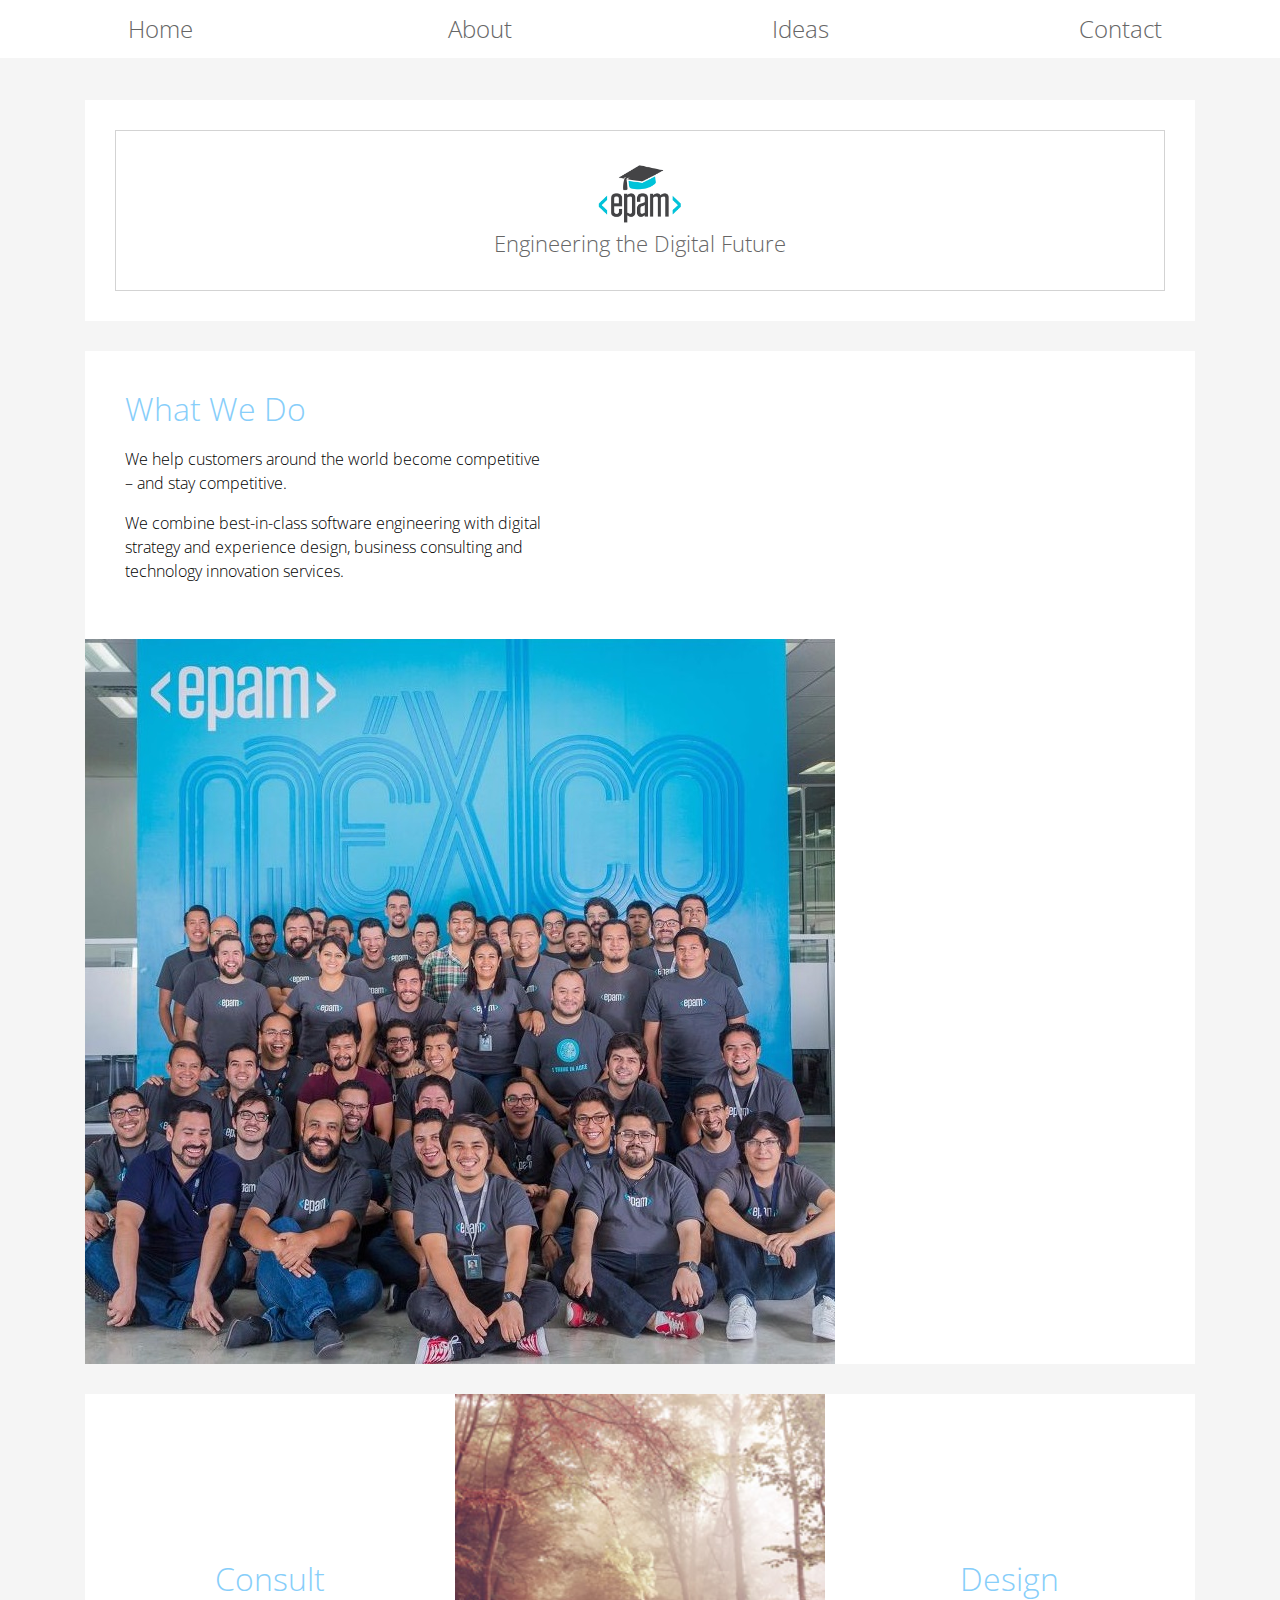
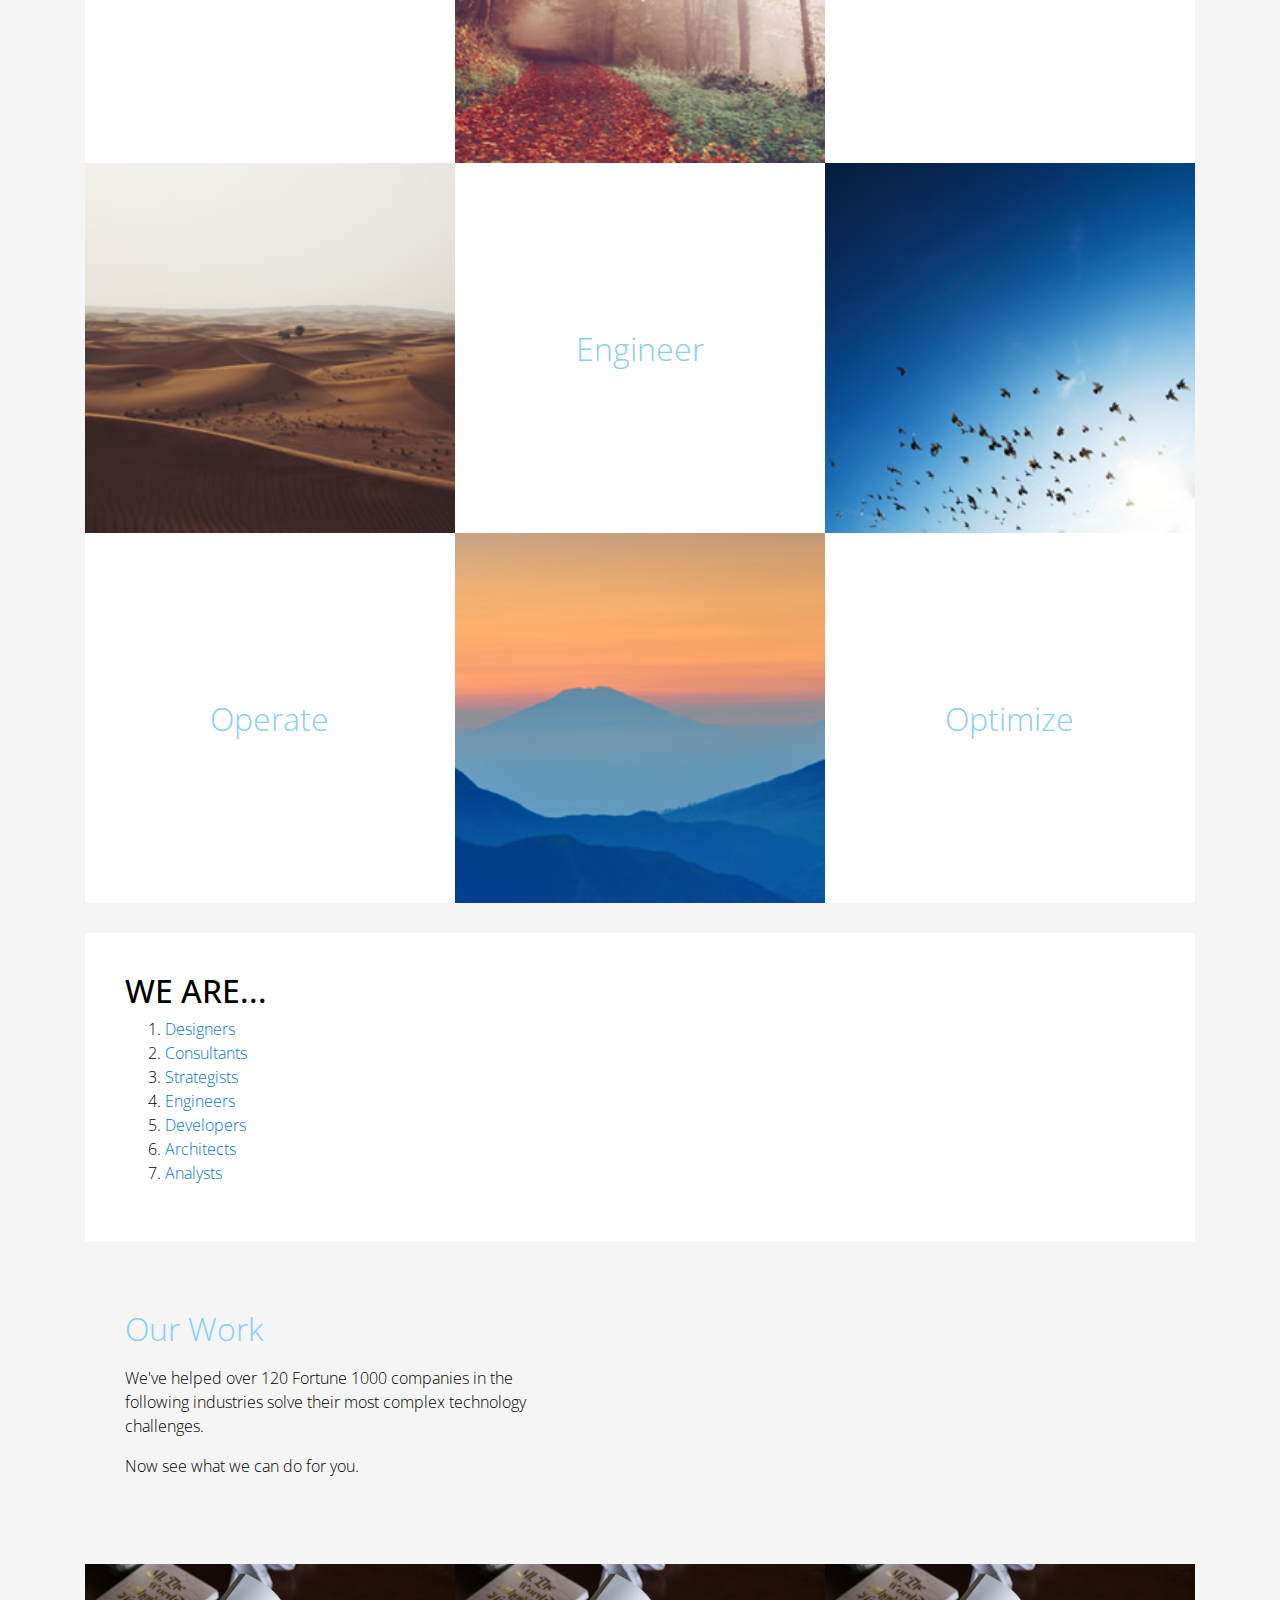
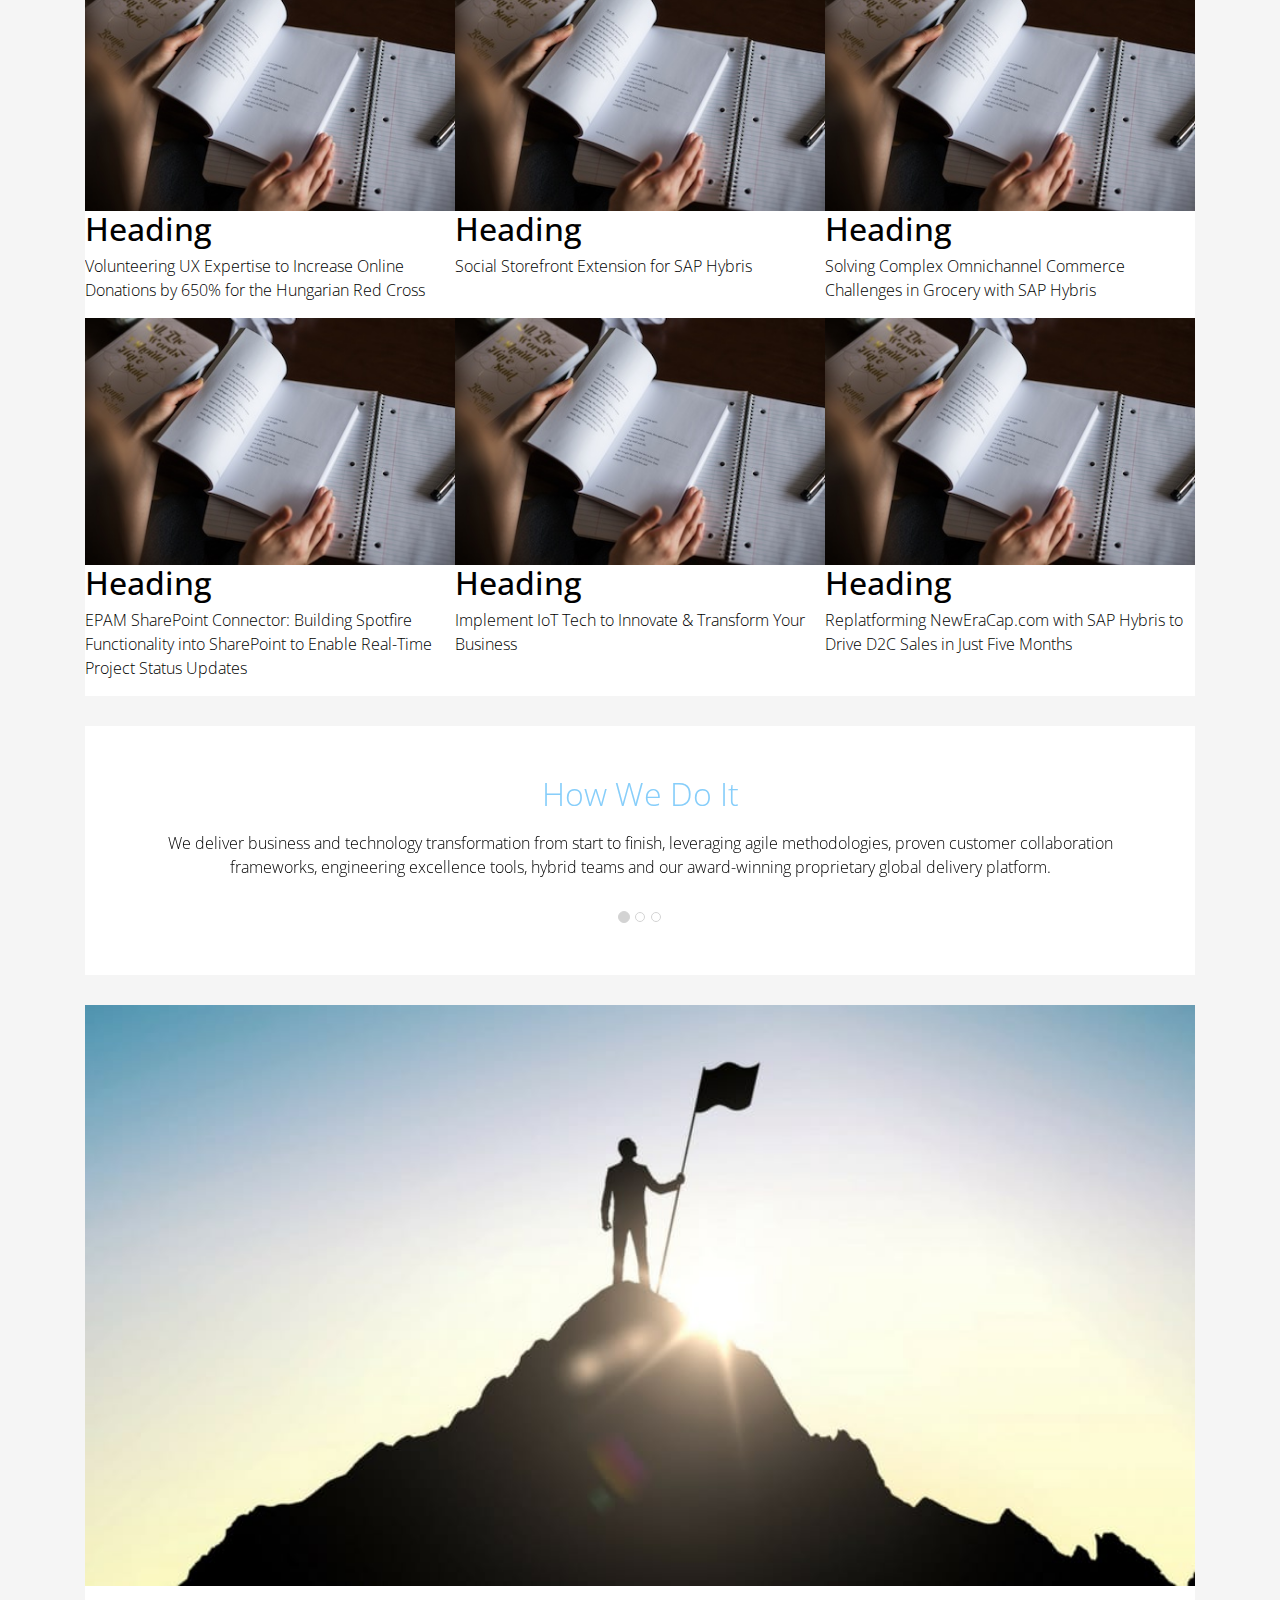
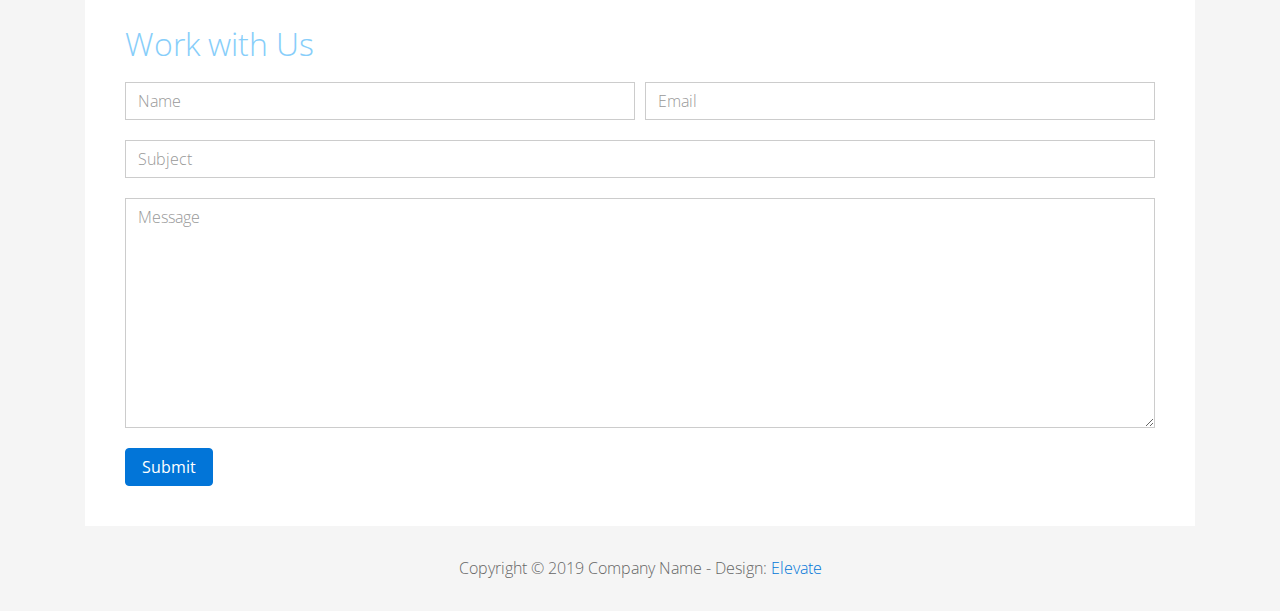
<file: FL11_HW2/index.html>
<!DOCTYPE html>
<html lang="en">
<head>
  <meta charset="utf-8">
  <meta http-equiv="X-UA-Compatible" content="IE=edge">
  <meta name="viewport" content="width=device-width, initial-scale=1">

  <title>CSS Basics HW</title>



  <!-- load stylesheets -->
  <link rel="stylesheet" href="http://fonts.googleapis.com/css?family=Open+Sans:300,400">
  <!-- Google web font "Open Sans" -->
  <link rel="stylesheet" href="css/bootstrap.min.css">
  <!-- Bootstrap style -->
  <link rel="stylesheet" href="css/general.css">
  <link rel="stylesheet" href="css/style.css">
  <!-- Templatemo style -->
</head>

<body>
<div class="container">

  <div class="tm-sidebar">
    <nav class="tm-main-nav">
      <ul>
        <li class="tm-nav-item"><a href="#home" class="tm-nav-item-link">Home</a></li>
        <li class="tm-nav-item"><a href="#about" class="tm-nav-item-link">About</a></li>
        <li class="tm-nav-item"><a href="#ideas" class="tm-nav-item-link">Ideas</a></li>
        <li class="tm-nav-item"><a href="#contact" class="tm-nav-item-link">Contact</a></li>
      </ul>
    </nav>
  </div>

  <div class="tm-main-content">

    <div id="home" class="tm-content-box tm-content-header margin-b-10">
      <div class="tm-banner">
        <div class="tm-banner-inner">
          <img src="img/epam_logo.png" width="100" alt="">
          <p class="tm-banner-text">Engineering the Digital Future</p>
        </div>
      </div>
    </div>

    <section>
      <div class="tm-content-box flex-2-col">

        <div class="padding-medium flex-item tm-team-description-container flex-item">
          <h2 class="tm-section-title">What We Do</h2>
          <p class="tm-section-description">We help customers around the world become competitive – and stay competitive.</p>
          <p class="tm-section-description"> We combine best-in-class software engineering with digital strategy and experience design, business consulting and technology innovation services.</p>
        </div>
        <div class="flex-item tm-team-img">
          <img src="img/epam-mexico.jpg" alt="epam-mexico">
        </div>

      </div>

      <div id="about" class="tm-content-box">

        <ul class="boxes gallery-container">
          <li class="box box-bg">
            <h2 class="tm-section-title tm-section-title-box tm-box-bg-title">Consult</h2>
          </li>
          <li class="box">
            <a href="img/idea-large-01.jpg">
              <img src="img/idea-01.jpg" alt="Image" class="img-fluid thumbnail box-img">
            </a>
          </li>
          <li class="box box-bg">
            <h2 class="tm-section-title tm-section-title-box tm-box-bg-title">Design</h2>
          </li>
          <li class="box">
            <a href="img/idea-large-02.jpg">
              <img src="img/idea-02.jpg" alt="Image" class="img-fluid thumbnail box-img">
            </a>
          </li>
          <li class="box box-bg">
            <h2 class="tm-section-title tm-section-title-box tm-box-bg-title">Engineer</h2>
          </li>
          <li class="box">
            <a href="img/idea-large-03.jpg">
              <img src="img/idea-03.jpg" alt="Image" class="img-fluid thumbnail box-img">
            </a>
          </li>
          <li class="box box-bg">
            <h2 class="tm-section-title tm-section-title-box tm-box-bg-title">Operate</h2>
          </li>
          <li class="box">
            <a href="img/idea-large-04.jpg">
              <img src="img/idea-04.jpg" alt="Image" class="img-fluid thumbnail box-img">
            </a>
          </li>
          <li class="box box-bg">
            <h2 class="tm-section-title tm-section-title-box tm-box-bg-title">Optimize</h2>
          </li>
        </ul>

      </div>

    </section>

    <!-- slider -->
    <section class="heading tm-content-box">
      <div class="padding-medium">
        <h2> WE ARE...</h2>
        <ol>
          <li><a href="index.html" class="text">Designers</a></li>
          <li><a href="index.html">Consultants</a></li>
          <li><a href="#" class="text">Strategists</a></li>
          <li><a href="#">Engineers</a></li>
          <li><a href="#">Developers</a></li>
          <li><a href="#">Architects</a></li>
          <li><a href="#">Analysts</a></li>
        </ol>
      </div>
    </section>

    <section class="blocks">
      <div class="padding-medium flex-item tm-team-description-container">
        <h2 class="tm-section-title">Our Work</h2>
        <p class="tm-section-description">We've helped over 120 Fortune 1000 companies in the following industries solve their most complex technology challenges. </p>
        <p class="tm-section-description"> Now see what we can do for you.</p>
      </div>
      <div class="tm-content-box flex-2-col">
      </div>
      <div  class="tm-content-box">
        <ul class="boxes gallery-container">
          <li class="box box-work">
            <img src="img/study.jpeg" alt="Image" class="img-fluid">
            <div>
              <h2>Heading</h2>
              <p>Volunteering UX Expertise to Increase Online Donations by 650% for the Hungarian Red Cross</p>
            </div>
          </li>
          <li class="box box-work">
            <img src="img/study.jpeg" alt="Image" class="img-fluid">
            <div>
              <h2>Heading</h2>
              <p>Social Storefront Extension for SAP Hybris</p>
            </div>
          </li>
          <li class="box box-work">
            <img src="img/study.jpeg" alt="Image" class="img-fluid">
            <div>
              <h2>Heading</h2>
              <p>Solving Complex Omnichannel Commerce Challenges in Grocery with SAP Hybris</p>
            </div>
          </li>
          <li class="box box-work">
            <img src="img/study.jpeg" alt="Image" class="img-fluid">
            <div>
              <h2>Heading</h2>
              <p>EPAM SharePoint Connector: Building Spotfire Functionality into SharePoint to Enable Real-Time Project Status Updates</p>
            </div>
          </li>
          <li class="box box-work">
            <img src="img/study.jpeg" alt="Image" class="img-fluid">
            <div>
              <h2>Heading</h2>
              <p>Implement IoT Tech to Innovate &amp; Transform Your Business</p>
            </div>
          </li>
          <li class="box box-work">
            <img src="img/study.jpeg" alt="Image" class="img-fluid">
            <div>
              <h2>Heading</h2>
              <p>Replatforming NewEraCap.com with SAP Hybris to Drive D2C Sales in Just Five Months</p>
            </div>
          </li>
        </ul>

      </div>
    </section>

    <section id="ideas">
      <div id="tmCarousel" class="carousel slide tm-content-box" data-ride="carousel">

        <ol class="carousel-indicators">
          <li data-target="#tmCarousel" data-slide-to="0" class="active"></li>
          <li data-target="#tmCarousel" data-slide-to="1" class=""></li>
          <li data-target="#tmCarousel" data-slide-to="2" class=""></li>
        </ol>

        <div class="carousel-inner" role="listbox">

          <div class="carousel-item active">
            <div class="carousel-content">
              <div class="flex-item">
                <h2 class="tm-section-title">How We Do It</h2>
                <p class="tm-section-description carousel-description">We deliver business and technology transformation from start to finish, leveraging agile methodologies, proven customer collaboration frameworks, engineering excellence tools, hybrid teams and our award-winning proprietary global delivery platform.</p>
              </div>
            </div>
          </div>

          <div class="carousel-item">
            <div class="carousel-content">
              <div class="flex-item">
                <h2 class="tm-section-title">Our Clients</h2>
                <p class="tm-section-description carousel-description">Lorem ipsum dolor sit amet,
                  consectetur adipiscing elit. Quisque vel nisi pharetra nibh varius pharetra ac
                  sagittis nisi. Etiam pharetra vestibulum hendrerit. Pellentesque interdum metus
                  sed massa rutrum.</p>
              </div>
            </div>
          </div>

          <div class="carousel-item">
            <div class="carousel-content">
              <div class="flex-item">
                <h2 class="tm-section-title">Our Projects</h2>
                <p class="tm-section-description carousel-description">Donec ex libero, fringilla
                  vitae purus sit amet, rhoncus pharetra lorem. Pellentesque id sem id lacus
                  ultricies vehicula. Aliquam rutrum mi non. Pellentesque interdum metus sed massa
                  rutrum.</p>
              </div>
            </div>
          </div>

        </div>

      </div>
    </section>

    <section class="tm-content-box">
      <img src="img/contact-us.jpg" alt="Contact image" class="img-fluid img-contact-us">

      <div id="contact" class="padding-medium">
        <h2 class="tm-section-title">Work with Us</h2>
        <form action="#contact" method="get" class="contact-form">

          <div class="form-group col-xs-12 col-sm-12 col-md-6 col-lg-6 form-group-2-col-left">
            <input type="text" id="contact_name" name="contact_name" class="form-control"
                   placeholder="Name" required/>
          </div>
          <div class="form-group col-xs-12 col-sm-12 col-md-6 col-lg-6 form-group-2-col-right mandatory-field">
            <input type="email" id="contact_email" name="contact_email" class="form-control"
                   placeholder="Email" required/>
          </div>
          <div class="form-group">
            <input type="text" id="contact_subject" name="contact_subject" class="form-control"
                   placeholder="Subject" required/>
          </div>
          <div class="form-group">
            <textarea id="contact_message" name="contact_message" class="form-control" rows="9"
                      placeholder="Message" required></textarea>
          </div>

          <button type="submit" class="btn btn-primary submit-btn">Submit</button>

        </form>
      </div>
    </section>

    <footer class="tm-footer">
      <p class="text-xs-center">Copyright &copy; 2019 Company Name

        - Design: <a rel="nofollow" href="http://www.templatemo.com/tm-481-elevate"
                     target="_parent">Elevate</a></p>
    </footer>

  </div>

</div>

</body>
</html>
</file>
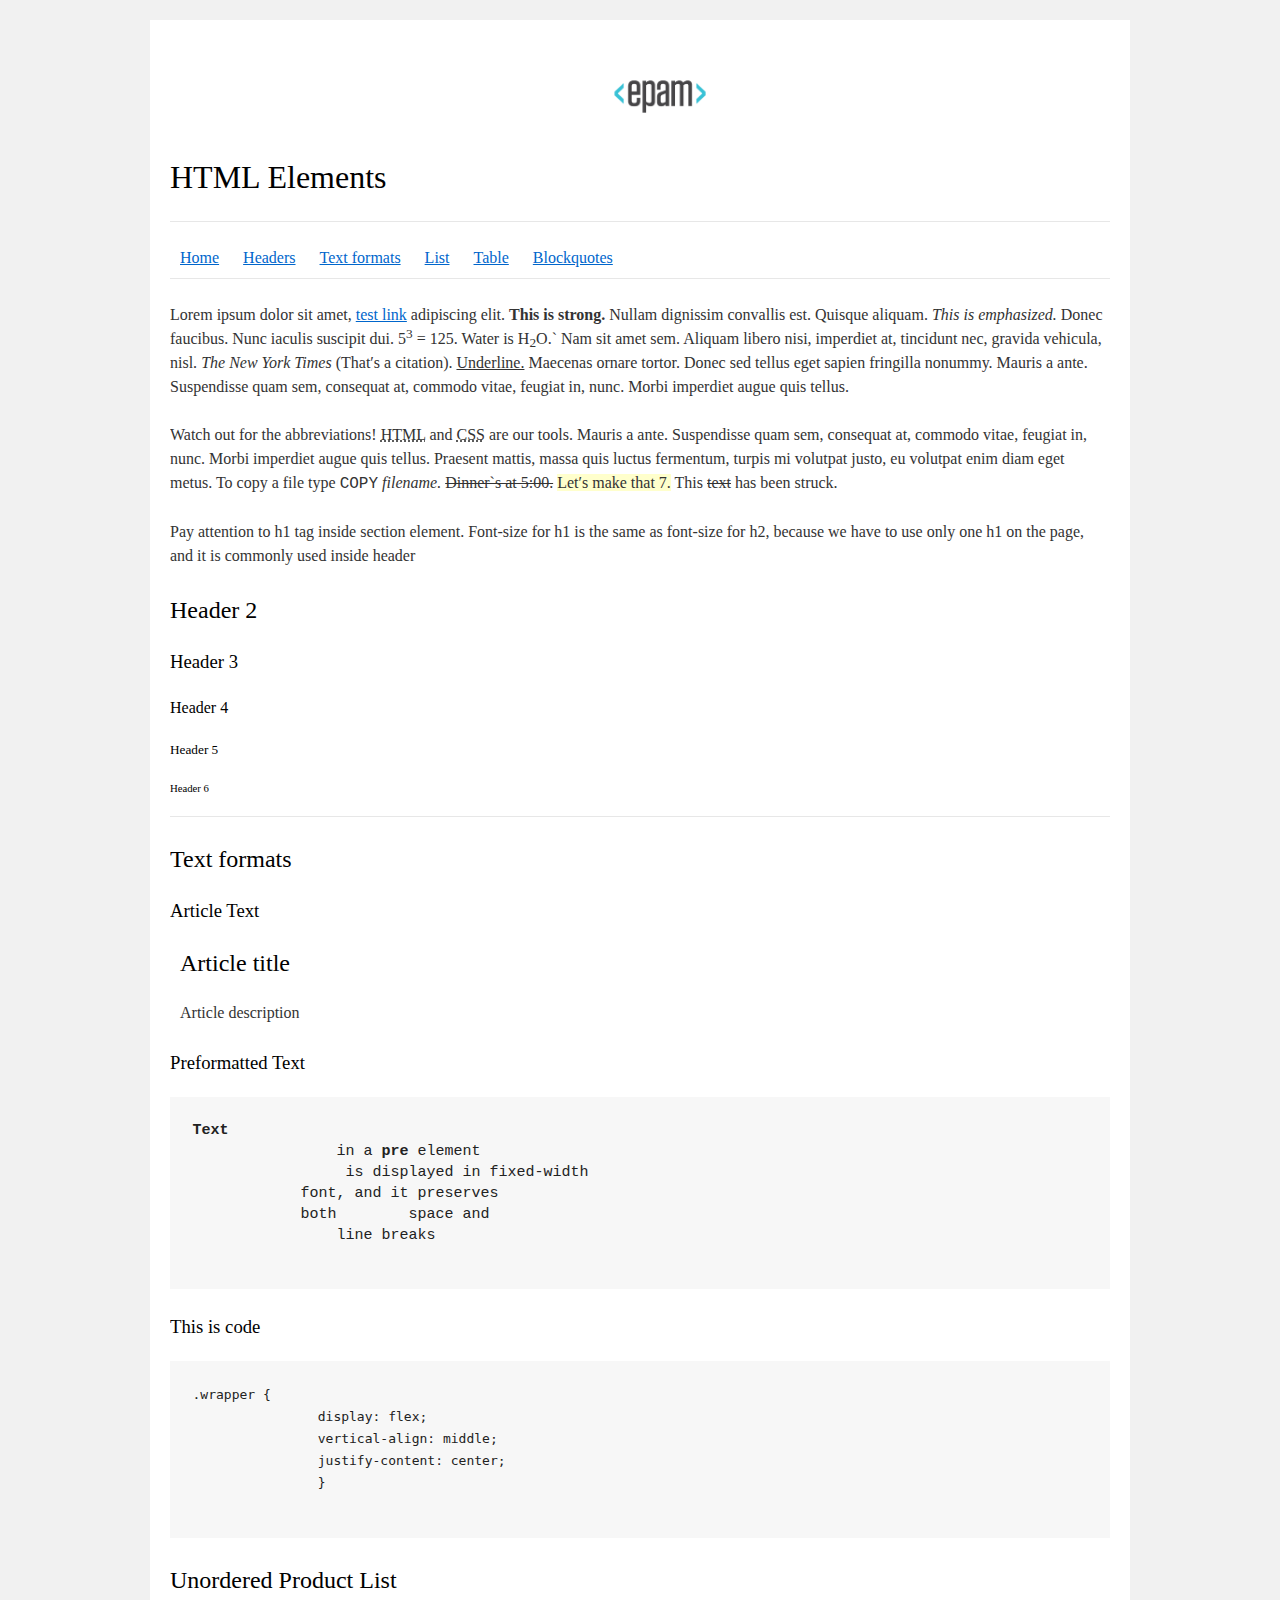
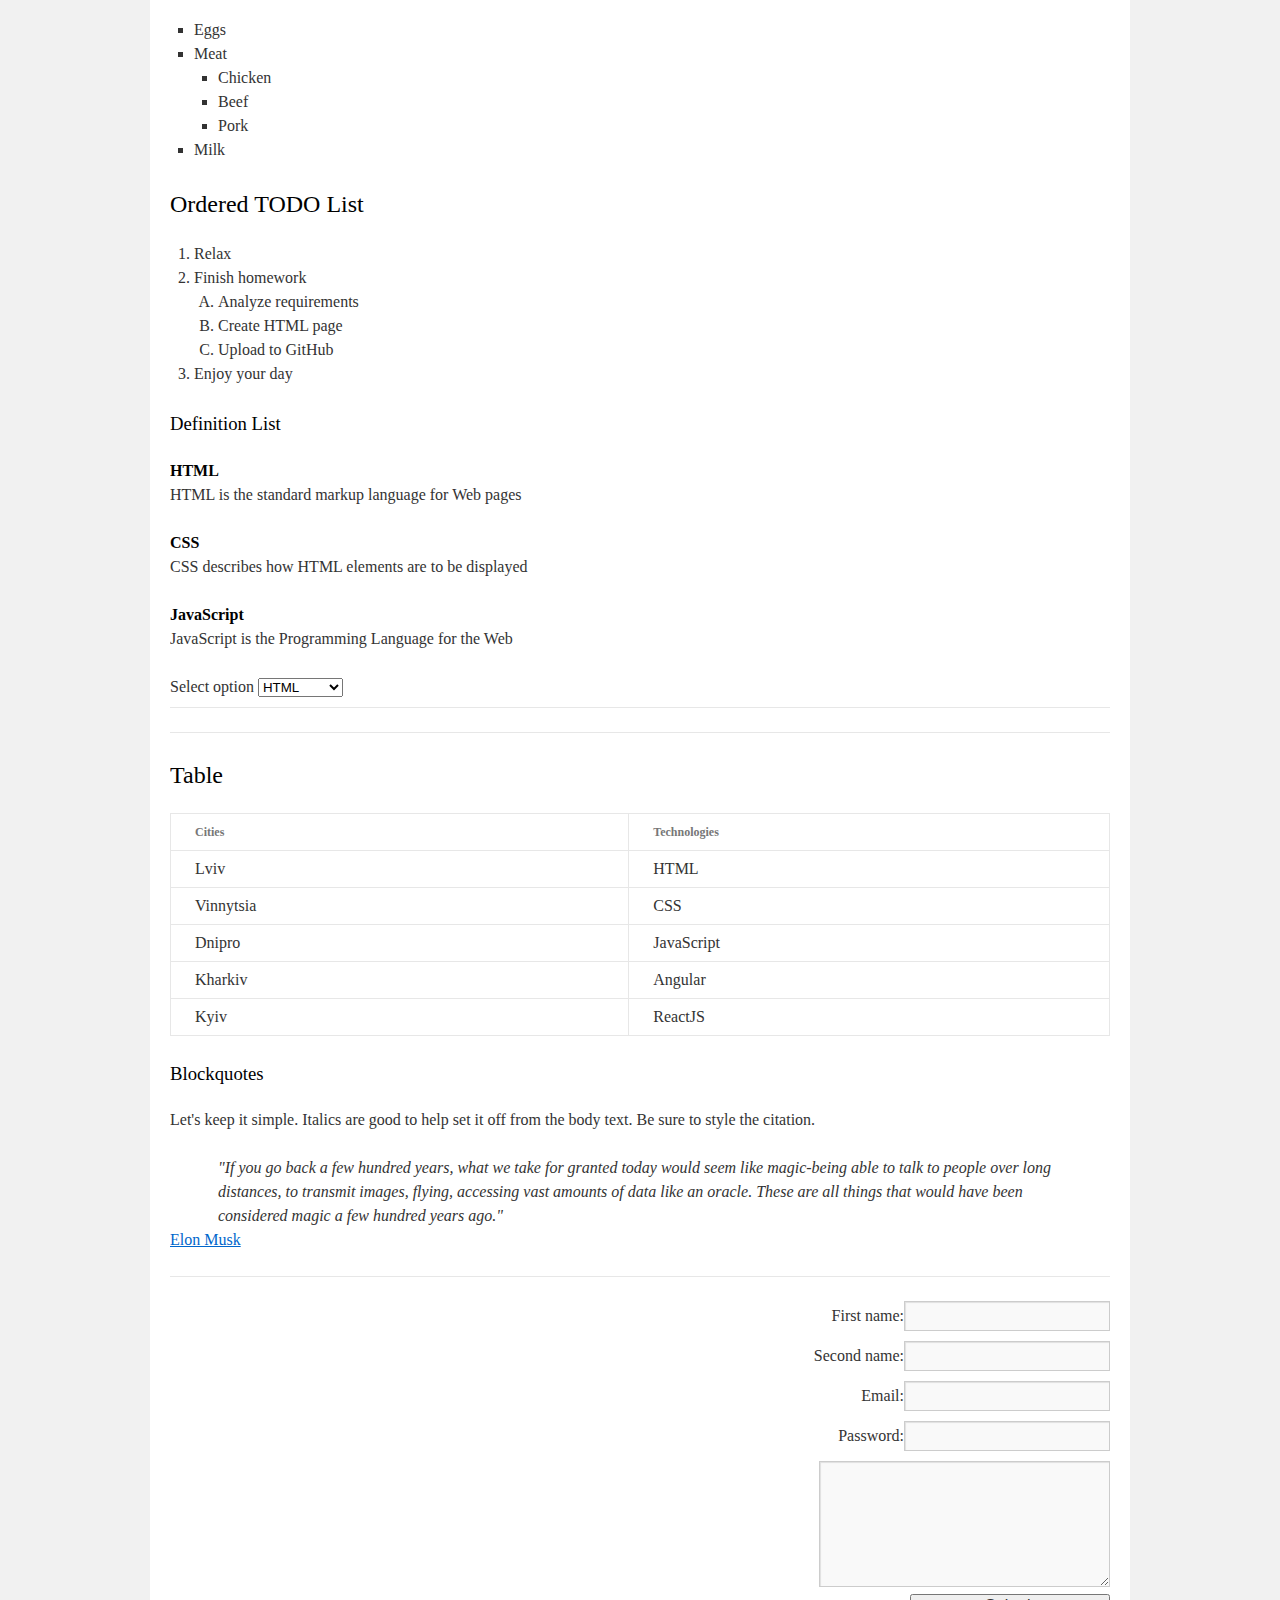
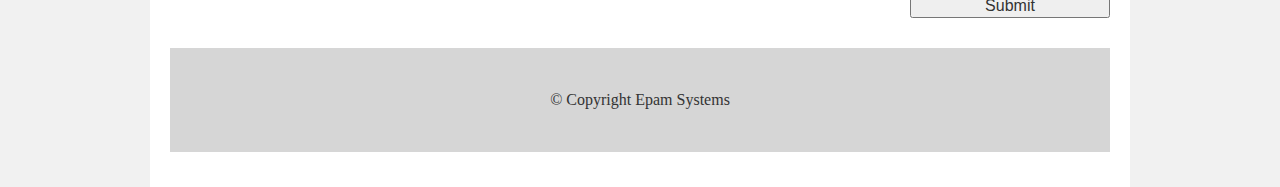
<file: FL11_HW1/homework/index.html>
<!DOCTYPE html>
<html lang="en">

<head>
    <meta charset="utf-8">
    <title>HTML Basics</title>
    <link rel="stylesheet" href="style.css">
</head>

<body>
    <div id="wrapper">
        <div id="main">
            <div id="container">
                <div id="content" role="main">
                    <header>
                        <img src="logo.png" alt="logo">
                        <h1>HTML Elements</h1>
                        <hr>
                        <nav>
                            <a href="#home">Home</a>
                            <a href="#headers">Headers</a>
                            <a href="#text">Text formats</a>
                            <a href="#list">List</a>
                            <a href="#table">Table</a>
                            <a href="#blockquotes">Blockquotes</a>
                        </nav>
                        <hr>
                    </header>
                    <main>
                        <section id="home">
                            <p>Lorem ipsum dolor sit amet,
                                <a href="#">test link</a>
                                adipiscing elit.
                                <strong>This is strong.</strong>
                                Nullam dignissim convallis est. Quisque aliquam.
                                <em>This is emphasized.</em>
                                Donec faucibus. Nunc iaculis suscipit dui. 5<sup>3</sup> = 125.
                                Water is H<sub>2</sub>O.`
                                Nam sit amet sem. Aliquam libero nisi, imperdiet at, tincidunt nec, gravida vehicula,
                                nisl.
                                <cite>The New York Times</cite>
                                (That&#8242;s a citation).
                                <u>Underline.</u>
                                Maecenas ornare tortor. Donec sed tellus eget sapien fringilla nonummy. Mauris a ante.
                                Suspendisse quam sem, consequat at, commodo vitae, feugiat in, nunc. Morbi imperdiet
                                augue
                                quis tellus.</p>

                            <p>Watch out for the abbreviations!
                                <abbr title="Hyper Text Markup Language">HTML</abbr>
                                and
                                <abbr title="Cascading Style Sheets">CSS</abbr>
                                are our tools. Mauris a ante. Suspendisse quam sem, consequat at, commodo vitae, feugiat
                                in,
                                nunc. Morbi imperdiet augue quis tellus. Praesent mattis, massa quis luctus fermentum,
                                turpis mi volutpat justo, eu volutpat enim diam eget metus. To copy a file type
                                <samp>COPY</samp>
                                <i>filename.</i>
                                <s>Dinner`s at 5:00.</s>
                                <ins>Let&#8242;s make that 7.</ins>
                                This <s>text</s> has been struck.</p>
                        </section>
                        <section id="headers">
                            <p>Pay attention to h1 tag inside section element. Font-size for h1 is the same as font-size
                                for h2, because we have to use only one h1 on the page, and it is commonly used inside
                                header
                            </p>
                            <h2>Header 2</h2>
                            <h3>Header 3</h3>
                            <h4>Header 4</h4>
                            <h5>Header 5</h5>
                            <h6>Header 6</h6>
                            <hr>
                        </section>
                        <section id="text">
                            <h2>Text formats</h2>
                            <h3>Article Text</h3>
                            <article>
                                <h2>Article title</h2>
                                <p>Article description</p>
                            </article>
                            <h3>Preformatted Text</h3>
                            <pre><strong>Text</strong>
                in a <strong>pre</strong> element
                 is displayed in fixed-width
            font, and it preserves
            both        space and
                line breaks
            </pre>
                            <h3>This is code</h3>
                            <pre><code>.wrapper {
                display: flex;
                vertical-align: middle;
                justify-content: center;
                }
            </code></pre>
                        </section>
                        <section id="list">
                            <h2>Unordered Product List</h2>
                            <ul>
                                <li>Eggs</li>
                                <li>Meat
                                    <ul>
                                        <li>Chicken</li>
                                        <li>Beef</li>
                                        <li>Pork</li>
                                    </ul>
                                </li>
                                <li>Milk</li>
                            </ul>
                            <h2>Ordered TODO List</h2>
                            <ol>
                                <li>Relax</li>
                                <li>Finish homework
                                    <ol>
                                        <li>Analyze requirements</li>
                                        <li>Create HTML page</li>
                                        <li>Upload to GitHub</li>
                                    </ol>
                                </li>
                                <li>Enjoy your day</li>
                            </ol>
                            <h3>Definition List</h3>
                            <dl>
                                <dt>HTML</dt>
                                <dd>HTML is the standard markup language for Web pages</dd>
                                <dt>CSS</dt>
                                <dd>CSS describes how HTML elements are to be displayed</dd>
                                <dt>JavaScript</dt>
                                <dd>JavaScript is the Programming Language for the Web</dd>
                            </dl>
                            <label>Select option
                                <select>
                                    <option>HTML</option>
                                    <option>CSS</option>
                                    <option>JavaScript</option>
                                </select>
                            </label>
                            <hr>
                            <hr>
                        </section>
                        <section id="table">
                            <h2>Table</h2>
                            <table>
                                <thead>
                                    <tr>
                                        <th>Cities</th>
                                        <th>Technologies</th>
                                    </tr>
                                </thead>
                                <tbody>
                                    <tr>
                                        <td>Lviv</td>
                                        <td>HTML</td>
                                    </tr>
                                    <tr>
                                        <td>Vinnytsia</td>
                                        <td>CSS</td>
                                    </tr>
                                    <tr>
                                        <td>Dnipro</td>
                                        <td>JavaScript</td>
                                    </tr>
                                    <tr>
                                        <td>Kharkiv</td>
                                        <td>Angular</td>
                                    </tr>
                                    <tr>
                                        <td>Kyiv</td>
                                        <td>ReactJS</td>
                                    </tr>
                                </tbody>
                            </table>
                        </section>
                        <section id="blockquotes">
                            <h3>Blockquotes</h3>
                            <p>Let's keep it simple. Italics are good to help set it off from the body text. Be sure to
                                style the citation.</p>
                            <blockquote>"If you go back a few hundred years, what we take for granted today would seem
                                like
                                magic-being able
                                to talk to people over long distances, to transmit images, flying, accessing vast
                                amounts of
                                data
                                like an oracle. These are all things that would have been considered magic a few hundred
                                years ago."</blockquote>
                            <p><a href="#">Elon Musk</a></p>
                        </section>
                        <hr>
                        <form action="#">
                            <fieldset><label>First name:</label><input type="text"></fieldset>
                            <fieldset><label>Second name:</label><input type="text"></fieldset>
                            <fieldset><label>Email:</label><input type="text"></fieldset>
                            <fieldset><label>Password:</label><input type="text"></fieldset>
                            <fieldset><textarea cols="30" rows="5"></textarea></fieldset>
                            <fieldset><input type="submit" value="Submit"></fieldset>
                        </form>
                    </main>
                    <footer>&copy; Copyright Epam Systems</footer>

                </div>
            </div>
        </div>
    </div>
</body>

</html>
</file>
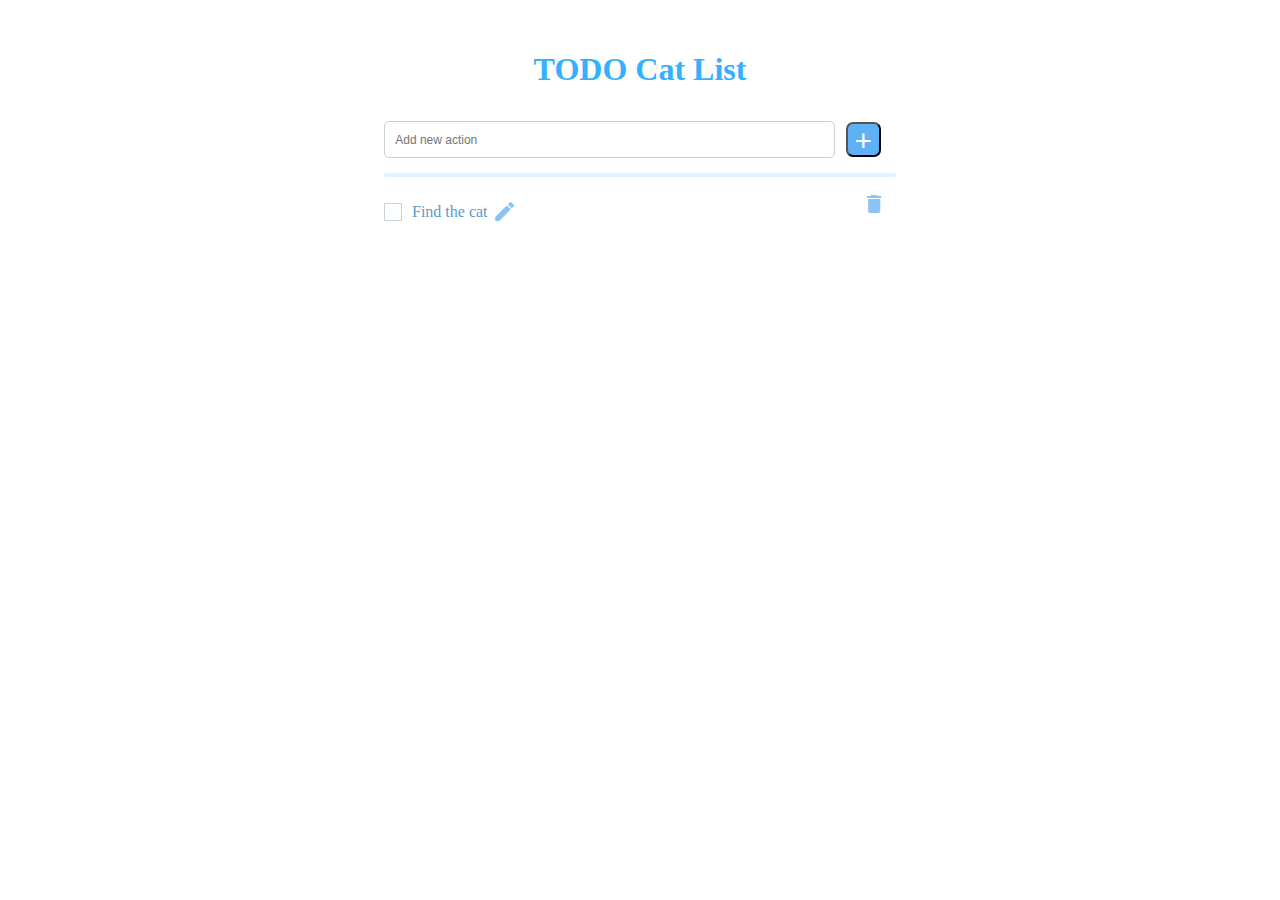
<file: FL11_HW11/homework/index.html>
<!DOCTYPE html>
<html lang="en">

<head>
  <meta charset="UTF-8">
  <title>Homework 11</title>
  <link rel="stylesheet" href="./assets/material-icons/material-icons.css">
  <link rel="stylesheet" href="./assets/styles.css">
</head>

<body>
  <div id="root">
    <header>
      <h1><span>Todo</span> Cat List</h1>
      <p class="notification"> Maximum item per list are created </p>
      <form class="search">
        <input class="action" type="text" name="search" placeholder="Add new action">
        <button type="submit" class="add_button">+</button>
      </form>
      <hr>
    </header>
    <main>
      <ul class="list">
        <li draggable="true">
          <input type="checkbox" name="list_item" id="checkbox-0" class="checkbox">
          <label for="checkbox-0">Find the cat</label>
          <i class="material-icons edit">edit</i>
          <i class="material-icons delete">delete</i>
        </li>
      </ul>
    </main>
  </div>
  <script src="./src/app.js"></script>
</body>

</html>
</file>
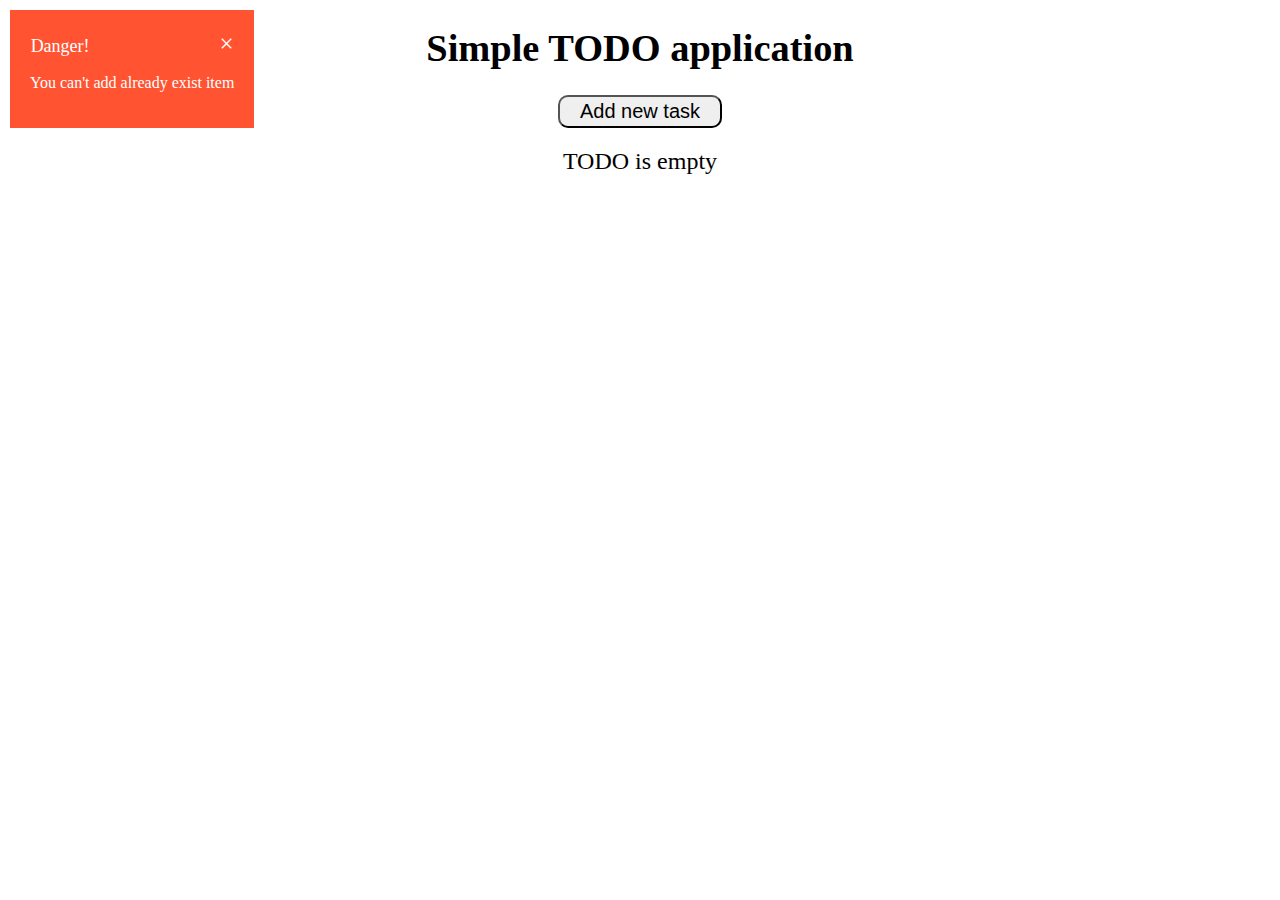
<file: FL11_HW12/homework/index.html>
<!DOCTYPE html>
<html lang="en">
<head>
  <meta charset="UTF-8">
  <title>Homework 12 - Simple TODO List</title>
  <link rel="stylesheet" href="./assets/styles.css">
</head>
<body>
  <div id="root"></div>

  <script src="./src/app.js"></script>
</body>
</html>
</file>
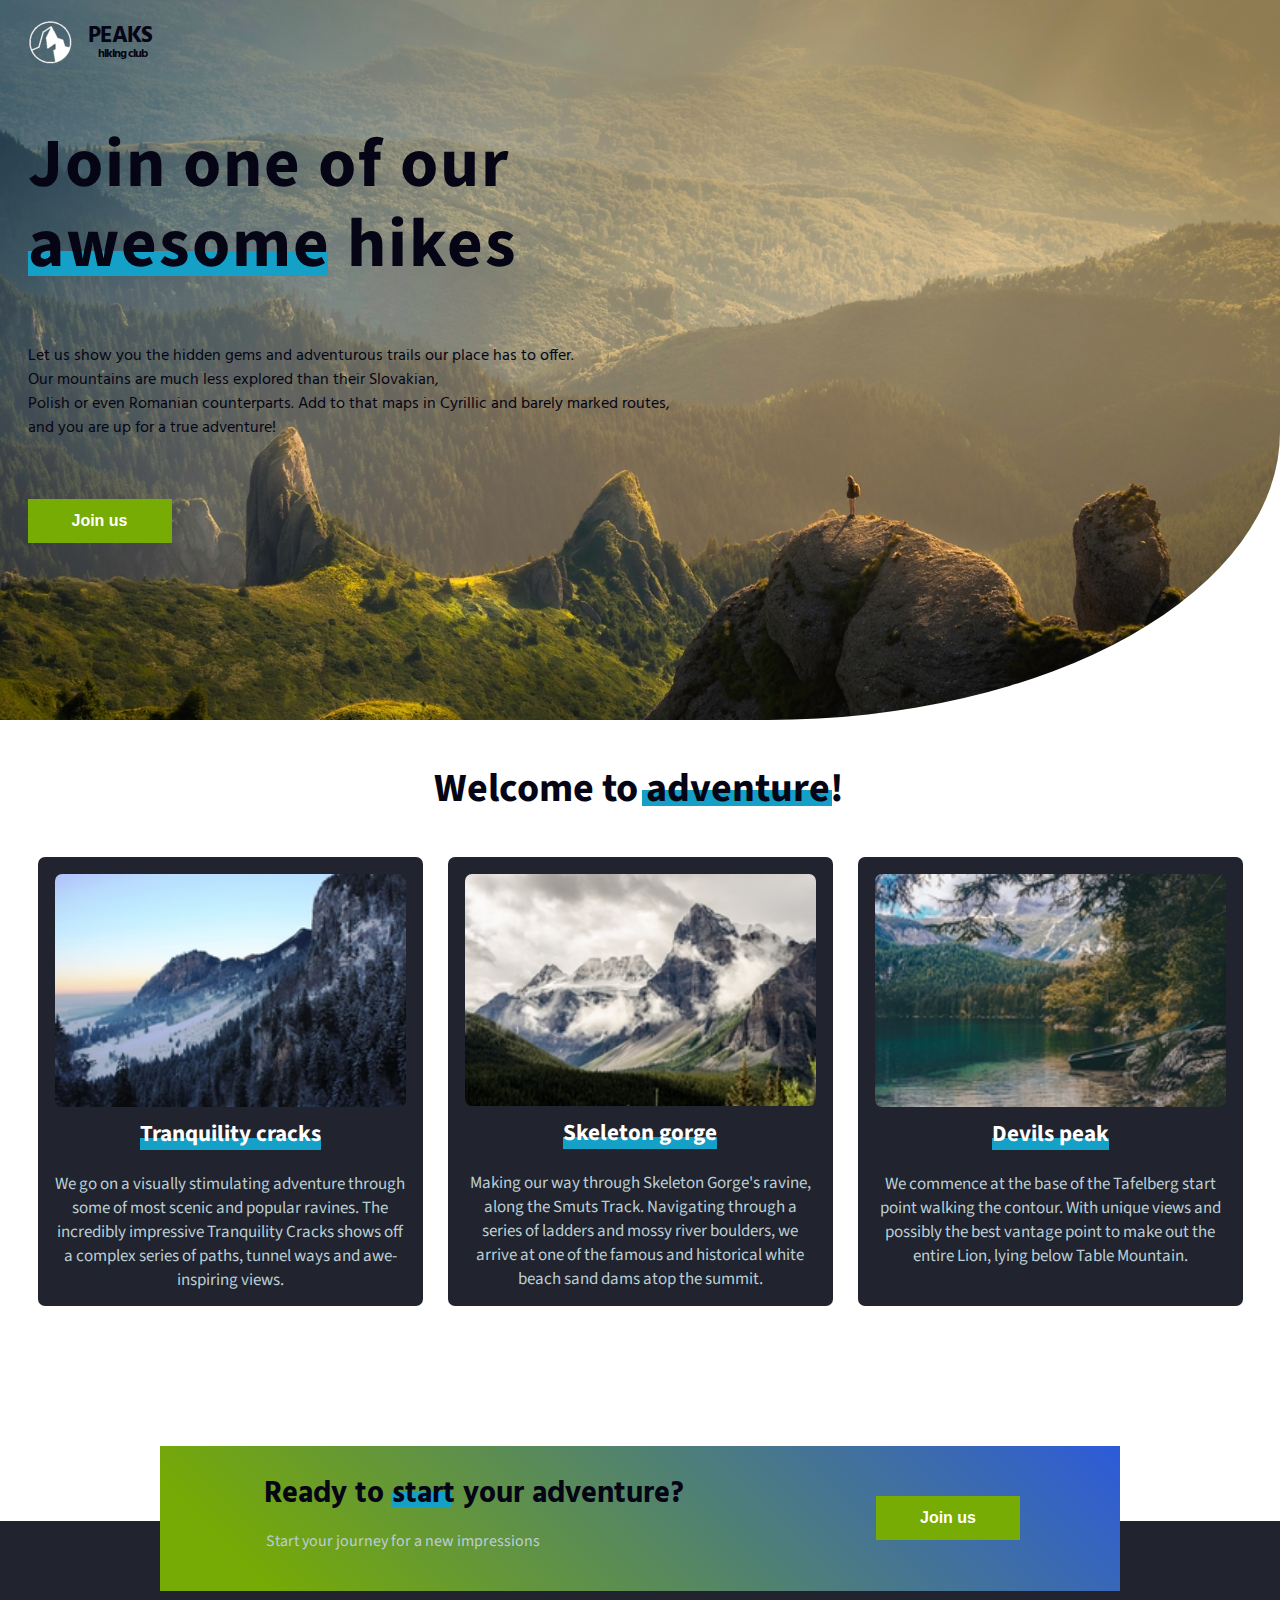
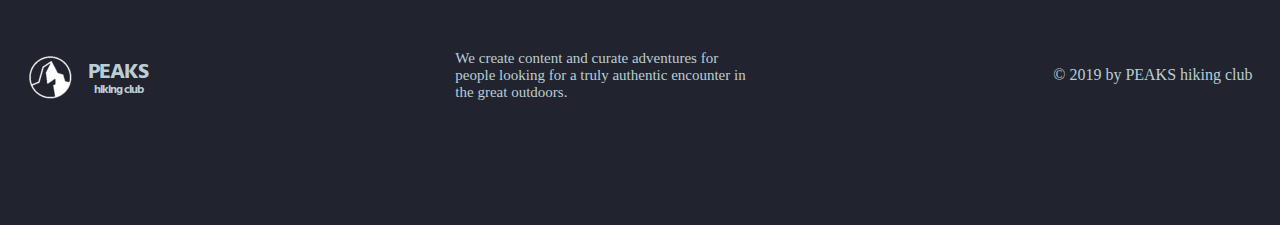
<file: FL11_HW3/homework/index.html>
<!DOCTYPE html>
<html lang="en">

  <head>
    <meta charset="UTF-8">
    <meta name="viewport" content="width=device-width, initial-scale=1.0">
    <meta http-equiv="X-UA-Compatible" content="ie=edge">
    <link href="https://fonts.googleapis.com/css?family=Hind:400,600%7CSource+Sans+Pro:400,600,700%7CFresca" rel="stylesheet"/>

    <!-- Styles should be switched here: -->

    <link rel="stylesheet" type="text/css" href="css/style1.css">
   <!-- <link rel="stylesheet" type="text/css" href="css/style2.css"> -->

    <title>PEAKS hiking club</title>
  </head>

  <body>
    <header class="header">
      <div class="header-wrap">
        <div class="landing-logo">
          <img src="img/m-logo.png" alt="logo" />
          <p>PEAKS<span>hiking club</span></p>
        </div>
        <p class="header_heading">
          Join one of our awesome hikes
        </p>
        <p class="header_text">
          Let us show you the hidden gems and adventurous trails our place has to offer.
          Our mountains are much less explored than their Slovakian,
          Polish or even Romanian counterparts. Add to that maps in Cyrillic and barely marked routes,
          and you are up for a true adventure!
        </p>
        <button class="header_button">Join us</button>
      </div>
    </header>
    <main class="section">
      <p class="section_text">
        Welcome to adventure!
      </p>
      <div class="section_card_wrap">
        <div class="section_card">
          <img class="section_card_img"
               src="img/m-1.jpg"
               alt="experts"/>
          <p class="section_card_heading">
            Tranquility cracks
            <span class="section_card_underline"></span>
          </p>
          <p class="section_card_text">
            We go on a visually stimulating adventure through some of most scenic and popular ravines.
            The incredibly impressive Tranquility Cracks shows off a complex series of paths, tunnel ways and awe-inspiring views.
          </p>
        </div>
        <div class="section_card">
          <img class="section_card_img"
               src="img/m-2.jpg"
               alt="content formats"/>
          <p class="section_card_heading">
            Skeleton gorge
            <span class="section_card_underline"></span>
          </p>
          <p class="section_card_text">
            Making our way through Skeleton Gorge's ravine, along the Smuts Track.
            Navigating through a series of ladders and mossy river boulders, we arrive at one of the famous and historical white beach sand dams atop the summit.
          </p>
        </div>
        <div class="section_card">
          <img class="section_card_img"
               src="img/m-3.jpg"
               alt="certificate"/>
          <p class="section_card_heading">
            Devils peak
            <span class="section_card_underline"></span>
          </p>
          <p class="section_card_text">
            We commence at the base of the Tafelberg start point walking the contour.
            With unique views and possibly the best vantage point to make out the entire Lion, lying below Table Mountain.
          </p>
        </div>
      </div>
      <div class="section_banner">
        <div class="section_banner_text_wrap">
          <p class="section_banner_heading">
            Ready to start your adventure?
          </p>
          <p class="section_banner_text">
            Start your journey for a new impressions
          </p>
        </div>
        <button class="section_banner_button">Join us</button>
      </div>
    </main>
    <footer class="footer">
      <div class="footer-wrap">
        <div class="footer_logo landing-logo">
          <img src="img/m-logo.png" alt="logo" />
          <p>PEAKS<span>hiking club</span></p>
        </div>
        <p class="footer_text">
          We create content  and curate adventures for  people looking for a truly authentic encounter in the great outdoors.
        </p>
        <span class="footer-cr">
          &copy; 2019 by PEAKS hiking club
        </span>
      </div>
    </footer>
  </body>

</html>
</file>
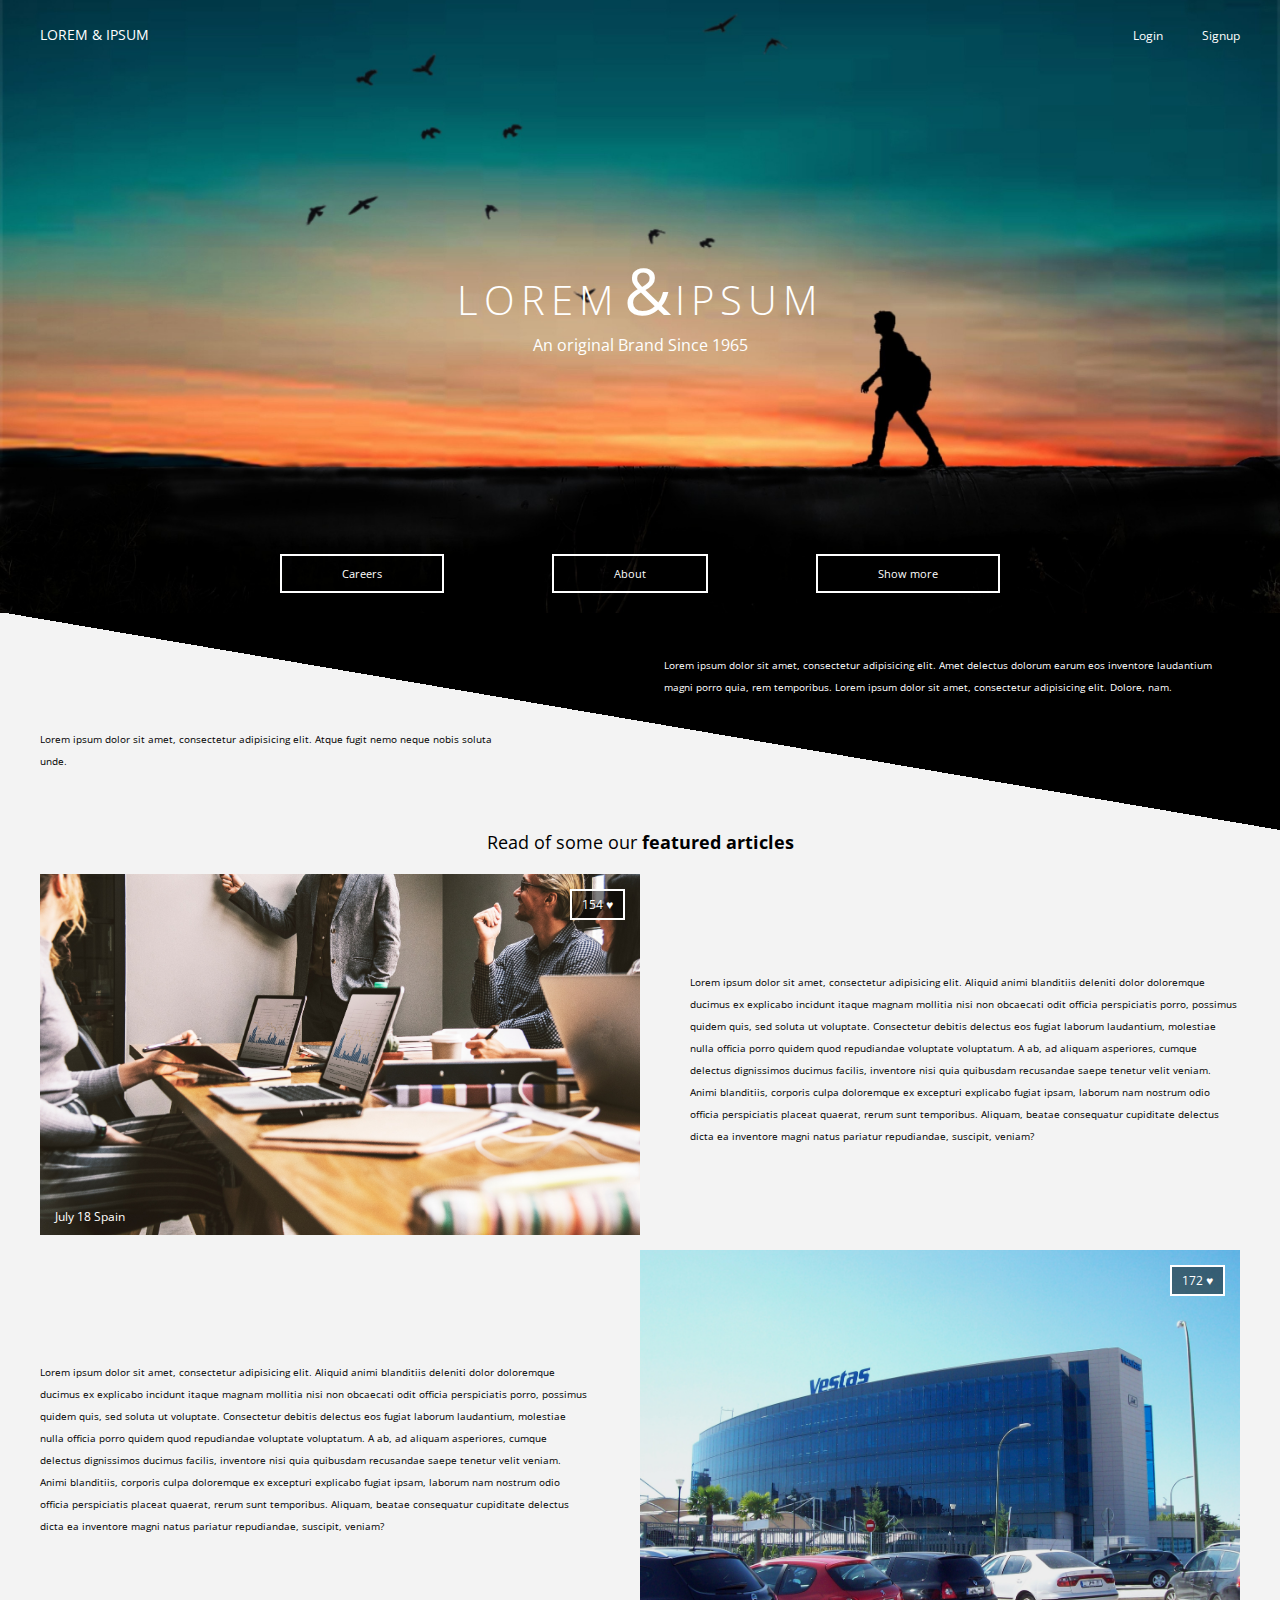
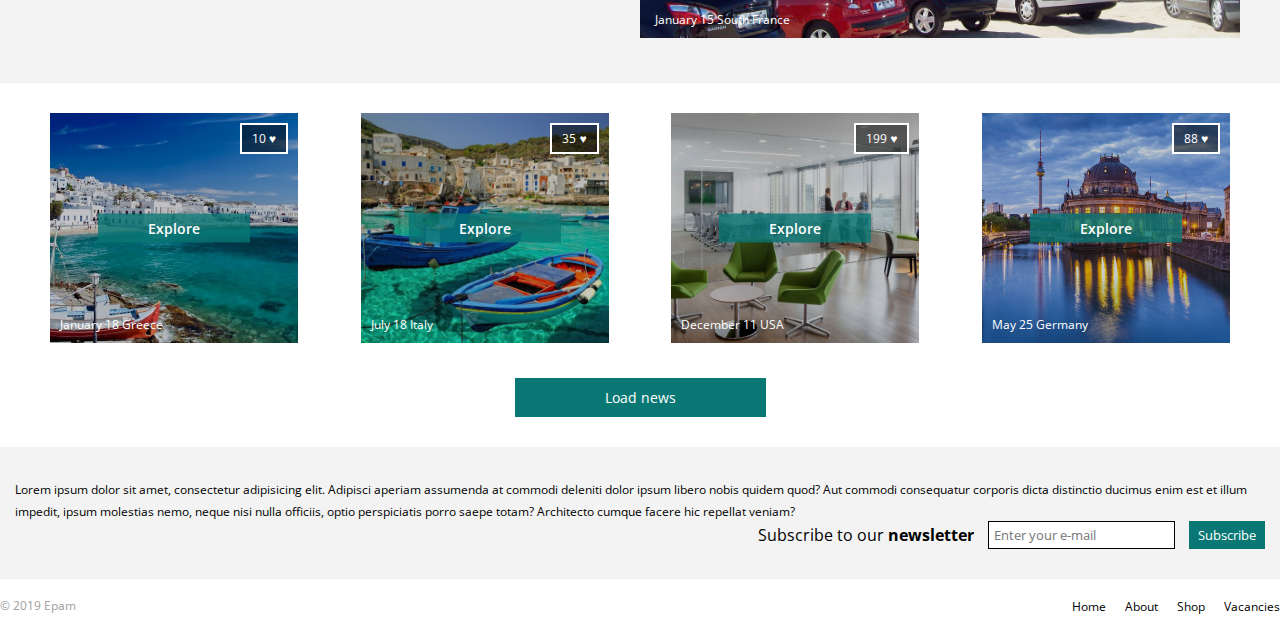
<file: FL11_HW4/homework/index.html>
<!doctype html>
<html lang="en">

<head>
    <meta charset="UTF-8">
    <link rel="stylesheet" href="http://fonts.googleapis.com/css?family=Open+Sans">
    <link rel="stylesheet" href="css/style.css">
    <title>Lorem & ipsum</title>
</head>

<body>
    <header>
        <a href="#" class="emblem">
            Lorem & ipsum
        </a>
        <div>
            <a href="#">Login</a>
            <a href="#">Signup</a>
        </div>
    </header>
    <div class="headline">
        <img src="img/sample2.jpg" alt="">
        <div class="headline-head">
            <div>
                <span class="headline-text">Lorem</span> <span class="headline-amp">&</span> <span
                    class="headline-text">ipsum</span>
            </div>
            <span class="headline-msg">An original Brand Since 1965</span>
        </div>
        <div class="headline-links">
            <a href="#">Careers</a>
            <a href="#">About</a>
            <a href="#">Show more</a>
        </div>
    </div>
    <div class="angle-columns">
        <div class="right">
            <span>
                Lorem ipsum dolor sit amet, consectetur adipisicing elit. Amet
                delectus dolorum earum eos inventore laudantium magni porro quia,
                rem temporibus. Lorem ipsum dolor sit amet, consectetur adipisicing
                elit. Dolore,
                nam.
            </span>
        </div>
        <div class="left">
            <span>
                Lorem ipsum dolor sit amet, consectetur adipisicing elit. Atque
                fugit nemo neque nobis soluta unde.
            </span>
        </div>
    </div>
    <section class="feature-articles">
        <div class="article-header">Read of some our <strong>featured articles</strong></div>
        <div class="article image-left">
            <div class="image">
                <img src="img/sample-1.jpg" alt="">
                <div class="heart">154 &#9829;</div>
                <div class="date">July 18 Spain</div>
            </div>
            <div class="article_content">
                <span>
                    Lorem ipsum dolor sit amet, consectetur adipisicing elit.
                    Aliquid
                    animi blanditiis deleniti dolor doloremque ducimus ex explicabo
                    incidunt itaque magnam mollitia nisi non obcaecati odit officia
                    perspiciatis porro, possimus quidem quis, sed soluta ut
                    voluptate.
                </span>
                <span>
                    Consectetur debitis delectus eos fugiat laborum laudantium,
                    molestiae nulla officia porro quidem quod repudiandae voluptate
                    voluptatum. A ab, ad aliquam asperiores, cumque delectus
                    dignissimos ducimus facilis, inventore nisi quia quibusdam
                    recusandae saepe tenetur velit veniam.
                </span>
                <span>
                    Animi blanditiis, corporis culpa doloremque ex excepturi
                    explicabo fugiat ipsam, laborum nam nostrum odio officia
                    perspiciatis placeat quaerat, rerum sunt temporibus. Aliquam,
                    beatae consequatur cupiditate delectus dicta ea inventore magni
                    natus pariatur repudiandae, suscipit, veniam?
                </span>
            </div>
        </div>
        <div class="article image-right">
            <div class="image">
                <img src="img/sample-2.jpg" alt="">
                <div class="heart">172 &#9829;</div>
                <div class="date">January 15 South France</div>
            </div>
            <div class="article_content">
                <span>
                    Lorem ipsum dolor sit amet, consectetur adipisicing elit.
                    Aliquid
                    animi blanditiis deleniti dolor doloremque ducimus ex explicabo
                    incidunt itaque magnam mollitia nisi non obcaecati odit officia
                    perspiciatis porro, possimus quidem quis, sed soluta ut
                    voluptate.
                </span>
                <span>
                    Consectetur debitis delectus eos fugiat laborum laudantium,
                    molestiae nulla officia porro quidem quod repudiandae voluptate
                    voluptatum. A ab, ad aliquam asperiores, cumque delectus
                    dignissimos ducimus facilis, inventore nisi quia quibusdam
                    recusandae saepe tenetur velit veniam.
                </span>
                <span>
                    Animi blanditiis, corporis culpa doloremque ex excepturi
                    explicabo fugiat ipsam, laborum nam nostrum odio officia
                    perspiciatis placeat quaerat, rerum sunt temporibus. Aliquam,
                    beatae consequatur cupiditate delectus dicta ea inventore magni
                    natus pariatur repudiandae, suscipit, veniam?
                </span>
            </div>
        </div>
    </section>
    <div class="news">
        <div class="item">
            <img src="img/news-list-1.jpg" alt="">
            <div class="heart">10 &#9829;</div>
            <div class="date">January 18 Greece</div>
            <a href="#" class="explore">Explore</a>
        </div>
        <div class="item">
            <img src="img/news-list-2.jpg" alt="">
            <div class="heart">35 &#9829;</div>
            <div class="date">July 18 Italy</div>
            <a href="#" class="explore">Explore</a>
        </div>
        <div class="item">
            <img src="img/news-list-3.jpg" alt="">
            <div class="heart">199 &#9829;</div>
            <div class="date">December 11 USA</div>
            <a href="#" class="explore">Explore</a>
        </div>
        <div class="item">
            <img src="img/news-list-4.jpg" alt="">
            <div class="heart">88 &#9829;</div>
            <div class="date">May 25 Germany</div>
            <a href="#" class="explore">Explore</a>
        </div>
        <div class="load-more">
            <a href="#" class="load">Load news</a>
        </div>
    </div>
    <div class="underwrite">
        <span>
            Lorem ipsum dolor sit amet, consectetur adipisicing elit. Adipisci
            aperiam assumenda at commodi deleniti dolor ipsum libero nobis quidem
            quod? Aut commodi consequatur corporis dicta distinctio ducimus enim est
            et illum impedit, ipsum molestias nemo, neque nisi nulla officiis, optio
            perspiciatis porro saepe totam? Architecto cumque facere hic repellat
            veniam?
        </span>
        <form action="#" class="underwrite-form">
            <label for="email-field">
                Subscribe to our <strong>newsletter</strong>
            </label>
            <input type="email" id="email-field" placeholder="Enter your e-mail">
            <button>Subscribe</button>
        </form>
    </div>

    <footer>
        <span>
            &copy; 2019 Epam
        </span>
        <nav>
            <a href="#">Home</a>
            <a href="#">About</a>
            <a href="#">Shop</a>
            <a href="#">Vacancies</a>
        </nav>
    </footer>
</body>

</html>
</file>
<file: FL11_HW2/css/general.css>
/* 

please don't edit this styles

*/

h2.tm-section-title {
    color: lightskyblue;
}

a:focus {
    color: #666;
    outline: 0
}

ul {
    padding: 0;
    margin: 0
}

body {
    background-color: #f5f5f5;
    color: #000;
    font-family: 'Open Sans', Helvetica, Arial, sans-serif;
    font-size: 16px;
    font-weight: 300;
    padding-top: 30px;
    overflow-x: hidden
}

section:before {
    position: absolute;
    z-index: 1
}

.box,
.tm-content-box,
.tm-main-nav {
    background-color: #fff
}

.tm-sidebar {
    z-index: 10;
    position: fixed;
    left: 0;
    right: 0;
    top: 0;
    width: 100%;
}

.tm-sidebar ul{
    margin: 0px;
    display: flex;
}

.tm-main-nav {
    font-size: 1.5em;
    text-align: center
}

.tm-nav-item {
    list-style: none;
    width: 100%;
}

.tm-nav-item-link {
    border: 1px solid transparent;
    color: #666;
    display: block;
    padding: 10px;
    width: 100%;
    -webkit-transition: all .3s ease;
    transition: all .3s ease
}

.carousel-indicators li,
.tm-banner-inner {
    border: 1px solid lightgrey
}


.tm-nav-item-link.active,
.tm-nav-item-link:hover {
    color: #666;
    text-decoration: none;
}

.tm-nav-item-link:focus {
    text-decoration: none
}

.tm-banner-text,
.tm-banner-title,
.tm-section-title {
    color: #666;
    font-weight: 300;
    margin: 0
}

.tm-section-title {
    margin-bottom: 20px
}

.tm-section-title-box {
    margin-bottom: 0
}

.tm-banner-title {
    font-size: 3.3em;
    letter-spacing: 2px;
    text-transform: uppercase
}

.tm-main-content {
    padding-top: 70px;
}

.tm-content-box {
    overflow: hidden;
    margin-bottom: 30px
}

.padding-medium {
    padding: 40px
}

.tm-banner {
    padding: 30px
}

.tm-banner-inner {
    padding: 30px 0;
    height: 100%;
    text-align: center;
    display: flex;
    -webkit-box-orient: vertical;
    -webkit-box-direction: normal;
    -webkit-flex-direction: column;
    -ms-flex-direction: column;
    flex-direction: column;
    -webkit-box-align: center;
    -webkit-align-items: center;
    -ms-flex-align: center;
    align-items: center;
    -webkit-box-pack: center;
    -webkit-justify-content: center;
    -ms-flex-pack: center;
    justify-content: center
}

.tm-banner-inner img{
    width: 120px;
}

.tm-banner-text {
    font-size: 1.4em
}

.boxes,
.tm-box-bg-title {
    display: -webkit-box;
    display: -webkit-flex;
    display: -ms-flexbox
}

/*.flex-item {*/
    /*-webkit-box-flex: 0 1 auto;*/
    /*-webkit-flex: 0 1 auto;*/
    /*-ms-flex: 0 1 auto;*/
    /*flex: 0 1 auto*/
/*}*/

.section-description {
    line-height: 1.8;
    margin-bottom: 25px
}

.section-description:last-child {
    margin-bottom: 0
}

.tm-team-description-container {
    max-width: 500px
}

.tm-team-info {
    display: flex
}

.box {
    list-style: none;
    width: 33.3333%;
    height: auto;
}

.box-bg {
    position: relative
}

.box-img {
    width: 100%;
}

.tm-box-bg-title {
    position: absolute;
    top: 0;
    right: 0;
    bottom: 0;
    left: 0;
    display: flex;
    -webkit-box-align: center;
    -webkit-align-items: center;
    -ms-flex-align: center;
    align-items: center;
    -webkit-box-pack: center;
    -webkit-justify-content: center;
    -ms-flex-pack: center;
    justify-content: center
}

.boxes {
    display: flex;
    -webkit-flex-wrap: wrap;
    -ms-flex-wrap: wrap;
    flex-wrap: wrap
}

.gallery-container a {
    cursor: -webkit-zoom-in;
    cursor: zoom-in
}

.carousel {
    position: relative;
    height: auto;
    padding: 50px 50px 80px;
    text-align: center
}

.carousel-indicators {
    bottom: 30px
}

.carousel-content {
    color: #000;
    display: -webkit-box;
    display: -webkit-flex;
    display: -ms-flexbox;
    display: flex;
    -webkit-box-align: center;
    -webkit-align-items: center;
    -ms-flex-align: center;
    align-items: center
}

.carousel-indicators .active {
    background-color: lightgrey
}

.contact-form {
    overflow: hidden
}

.form-control {
    border-radius: 0;
    font-size: 1em
}

.form-control:focus {
    border-color: lightgrey;
    box-shadow: inset 0 1px 1px rgba(0, 0, 0, .075), 0 0 8px rgba(153, 153, 153, .45)
}

.form-group {
    margin-bottom: 20px
}

.form-group-2-col-left {
    padding-left: 0;
    padding-right: 5px
}

.form-group-2-col-right {
    padding-right: 0;
    padding-left: 5px
}

.mandatory-field:after {
    position: absolute;
    top: 0;
    right: 7px
}

.carousel-inner>.carousel-item>a>img, .carousel-inner>.carousel-item>img, .img-contact-us {
    width: 100%;
}

.tm-footer {
    color: #666;
    padding-bottom: 15px
}
</file>
<file: FL11_HW2/css/style.css>
/*

write your code here

*/
</file>
<file: FL11_HW1/homework/style.css>
html,body,div,span,applet,object,iframe,h1,h2,h3,h4,h5,h6,p,blockquote,pre,a,abbr,acronym,address,big,cite,code,del,dfn,em,font,img,ins,kbd,q,s,samp,small,strike,strong,sub,sup,tt,var,b,u,i,center,dl,dt,dd,ol,ul,li,fieldset,form,label,legend,table,caption,tbody,tfoot,thead,tr,th,td{background:transparent;border:0;margin:0;padding:0;vertical-align:baseline}body{line-height:1}h1,h2,h3,h4,h5,h6{clear:both;font-weight:normal}ol,ul{list-style:none}blockquote{quotes:none}blockquote:before,blockquote:after{content:'';content:none}del{text-decoration:line-through}table{border-collapse:collapse;border-spacing:0}a img{border:0}#container{float:left;margin:0 -240px 0 0;width:100%}#primary,#secondary{float:right;overflow:hidden;width:220px}#secondary{clear:right}#footer{clear:both;width:100%}.one-column #content{margin:0 auto;width:640px}.single-attachment #content{margin:0 auto;width:900px}body,input,textarea,.page-title span,.pingback a.url{font-family:Georgia,"Bitstream Charter",serif}h3#comments-title,h3#reply-title,#access .menu,#access div.menu ul,#cancel-comment-reply-link,.form-allowed-tags,#site-info,#site-title,#wp-calendar,.comment-meta,.comment-body tr th,.comment-body thead th,.entry-content label,.entry-content tr th,.entry-content thead th,.entry-meta,.entry-title,.entry-utility,#respond label,.navigation,.page-title,.pingback p,.reply,.widget-title,.wp-caption-text{font-family:"Helvetica Neue",Arial,Helvetica,"Nimbus Sans L",sans-serif}input[type="submit"]{font-family:"Helvetica Neue",Arial,Helvetica,"Nimbus Sans L",sans-serif}pre{font-family:"Courier 10 Pitch",Courier,monospace}code{font-family:Monaco,Consolas,"Andale Mono","DejaVu Sans Mono",monospace}#access .menu-header,div.menu,#colophon,#branding,#main,#wrapper{margin:0 auto;width:940px}#wrapper{background:#fff;margin-top:20px;padding:0 20px}#footer-widget-area{overflow:hidden}#footer-widget-area .widget-area{float:left;margin-right:20px;width:220px}#footer-widget-area #fourth{margin-right:0}#site-info{float:left;font-size:14px;font-weight:bold;width:700px}#site-generator{float:right;width:220px}body{background:#f1f1f1}body,input,textarea{color:#666;font-size:12px;line-height:18px}hr{background-color:#e7e7e7;border:0;clear:both;height:1px;margin-bottom:18px}p{margin-bottom:18px}ul{list-style:square;margin:0 0 18px 1.5em}ol{list-style:decimal;margin:0 0 18px 1.5em}ol ol{list-style:upper-alpha}ol ol ol{list-style:lower-roman}ol ol ol ol{list-style:lower-alpha}ul ul,ol ol,ul ol,ol ul{margin-bottom:0}dl{margin:0 0 24px 0}dt{font-weight:bold}dd{margin-bottom:18px}strong{font-weight:bold}cite,em,i{font-style:italic}big{font-size:131.25%}ins{background:#ffc;text-decoration:none}blockquote{font-style:italic;padding:0 3em}blockquote cite,blockquote em,blockquote i{font-style:normal}pre{background:#f7f7f7;color:#222;line-height:18px;margin-bottom:18px;overflow:auto;padding:1.5em}abbr,acronym{cursor:help}sup,sub{height:0;line-height:1;position:relative;vertical-align:baseline}sup{bottom:1ex}sub{top:.5ex}small{font-size:smaller}input{margin-bottom:10px}input[type="text"],input[type="password"],input[type="email"],input[type="url"],input[type="number"],textarea{background:#f9f9f9;border:1px solid #ccc;box-shadow:inset 1px 1px 1px rgba(0,0,0,0.1);-moz-box-shadow:inset 1px 1px 1px rgba(0,0,0,0.1);-webkit-box-shadow:inset 1px 1px 1px rgba(0,0,0,0.1);padding:2px}a:link{color:#06c}a:visited{color:#743399}a:active,a:hover{color:#ff4b33}.screen-reader-text{clip:rect(1px,1px,1px,1px);overflow:hidden;position:absolute !important;height:1px;width:1px}#header{padding:30px 0 0 0}#site-title{float:left;font-size:30px;line-height:36px;margin:0 0 18px 0;width:700px}#site-title a{color:#000;font-weight:bold;text-decoration:none}#site-description{color:#000;clear:right;float:right;font-style:italic;margin:15px 0 18px 0;opacity:.65;width:220px}#branding img{border-top:4px solid #000;border-bottom:1px solid #000;display:block;float:left}#access{background:#000;display:block;float:left;margin:0 auto;width:940px}#access .menu-header,div.menu{font-size:13px;margin-left:12px;width:928px}#access .menu-header ul,div.menu ul{list-style:none;margin:0}#access .menu-header li,div.menu li{float:left;position:relative}#access a{color:#aaa;display:block;line-height:38px;padding:0 10px;text-decoration:none}#access ul ul{box-shadow:0 3px 3px rgba(0,0,0,0.2);-moz-box-shadow:0 3px 3px rgba(0,0,0,0.2);-webkit-box-shadow:0 3px 3px rgba(0,0,0,0.2);display:none;position:absolute;top:38px;left:0;float:left;width:180px;z-index:99999}#access ul ul li{min-width:180px}#access ul ul ul{left:100%;top:0}#access ul ul a{background:#333;line-height:1em;padding:10px;width:160px;height:auto}#access li:hover>a,#access ul ul:hover>a{background:#333;color:#fff}#access ul li:hover>ul{display:block}#access ul li.current_page_item>a,#access ul li.current_page_ancestor>a,#access ul li.current-menu-ancestor>a,#access ul li.current-menu-item>a,#access ul li.current-menu-parent>a{color:#fff}* html #access ul li.current_page_item a,* html #access ul li.current_page_ancestor a,* html #access ul li.current-menu-ancestor a,* html #access ul li.current-menu-item a,* html #access ul li.current-menu-parent a,* html #access ul li a:hover{color:#fff}#main{clear:both;overflow:hidden;padding:40px 0 0 0}#content{margin-bottom:36px}#content,#content input,#content textarea{color:#333;font-size:16px;line-height:24px}#content p,#content ul,#content ol,#content dd,#content pre,#content hr{margin-bottom:24px}#content ul ul,#content ol ol,#content ul ol,#content ol ul{margin-bottom:0}#content pre,#content kbd,#content tt,#content var{font-size:15px;line-height:21px}#content code{font-size:13px}#content dt,#content th{color:#000}#content h1,#content h2,#content h3,#content h4,#content h5,#content h6{color:#000;line-height:1.5em;margin:0 0 20px 0}#content table{border:1px solid #e7e7e7;margin:0 -1px 24px 0;text-align:left;width:100%}#content tr th,#content thead th{color:#777;font-size:12px;font-weight:bold;line-height:18px;padding:9px 24px;border-right:1px solid #e7e7e7}#content tr td{border-top:1px solid #e7e7e7;padding:6px 24px;border-right:1px solid #e7e7e7}#content tr.odd td{background:#f2f7fc}.hentry{margin:0 0 48px 0}.home .sticky{background:#f2f7fc;border-top:4px solid #000;margin-left:-20px;margin-right:-20px;padding:18px 20px}.single .hentry{margin:0 0 36px 0}.page-title{color:#000;font-size:14px;font-weight:bold;margin:0 0 36px 0}.page-title span{color:#333;font-size:16px;font-style:italic;font-weight:normal}.page-title a:link,.page-title a:visited{color:#777;text-decoration:none}.page-title a:active,.page-title a:hover{color:#ff4b33}#content .entry-title{color:#000;font-size:21px;font-weight:bold;line-height:1.3em;margin-bottom:0}.entry-title a:link,.entry-title a:visited{color:#000;text-decoration:none}.entry-title a:active,.entry-title a:hover{color:#ff4b33}.entry-meta{color:#777;font-size:12px}.entry-meta abbr,.entry-utility abbr{border:0}.entry-meta abbr:hover,.entry-utility abbr:hover{border-bottom:1px dotted #666}.single-author .by-author{position:absolute !important;clip:rect(1px 1px 1px 1px);clip:rect(1px,1px,1px,1px)}.entry-content,.entry-summary{clear:both;padding:12px 0 0 0}.entry-content .more-link{white-space:nowrap}#content .entry-summary p:last-child{margin-bottom:12px}.entry-content fieldset{border:1px solid #e7e7e7;margin:0 0 24px 0;padding:24px}.entry-content fieldset legend{background:#fff;color:#000;font-weight:bold;padding:0 24px}.entry-content input{margin:0 0 24px 0}.entry-content input.file,.entry-content input.button{margin-right:24px}.entry-content label{color:#777;font-size:12px}.entry-content select{margin:0 0 24px 0}.entry-content sup,.entry-content sub{font-size:10px}.entry-content blockquote.left{float:left;margin-left:0;margin-right:24px;text-align:right;width:33%}.entry-content blockquote.right{float:right;margin-left:24px;margin-right:0;text-align:left;width:33%}.page-link{clear:both;color:#000;font-weight:bold;line-height:48px;word-spacing:.5em}.page-link a:link,.page-link a:visited{background:#f1f1f1;color:#333;font-weight:normal;padding:.5em .75em;text-decoration:none}.home .sticky .page-link a{background:#d9e8f7}.page-link a:active,.page-link a:hover{color:#ff4b33}body.page .edit-link{clear:both;display:block}#entry-author-info{background:#f2f7fc;border-top:4px solid #000;clear:both;font-size:14px;line-height:20px;margin:24px 0;overflow:hidden;padding:18px 20px}#entry-author-info #author-avatar{background:#fff;border:1px solid #e7e7e7;float:left;height:60px;margin:0 -104px 0 0;padding:11px}#entry-author-info #author-description{float:left;margin:0 0 0 104px}#entry-author-info h2{color:#000;font-size:100%;font-weight:bold;margin-bottom:0}.entry-utility{clear:both;color:#777;font-size:12px;line-height:18px}.entry-meta a,.entry-utility a{color:#777}.entry-meta a:hover,.entry-utility a:hover{color:#ff4b33}#content .video-player{padding:0}.format-standard .wp-video,.format-standard .wp-audio-shortcode,.format-audio .wp-audio-shortcode,.format-standard .video-player{margin-bottom:24px}.home #content .format-aside p,.home #content .category-asides p{font-size:14px;line-height:20px;margin-bottom:10px;margin-top:0}.format-gallery .size-thumbnail img,.category-gallery .size-thumbnail img{border:10px solid #f1f1f1;margin-bottom:0}.format-gallery .gallery-thumb,.category-gallery .gallery-thumb{float:left;margin-right:20px;margin-top:-4px}.home #content .format-gallery .entry-utility,.home #content .category-gallery .entry-utility{padding-top:4px}.attachment .entry-content .entry-caption{font-size:140%;margin-top:24px}.attachment .entry-content .nav-previous a:before{content:'\2190\00a0'}.attachment .entry-content .nav-next a:after{content:'\00a0\2192'}#content img.size-auto,#content img.size-full,#content img.size-large,#content img.size-medium,#content .entry-attachment img,#content .widget-container img{max-width:100%;height:auto}#ie8 #content img.size-auto,#ie8 #content img.size-full,#ie8 #content img.size-large,#ie8 #content img.size-medium,#ie8 #content .entry-attachment img{width:auto}.alignleft,img.alignleft{display:inline;float:left;margin-right:24px;margin-top:4px}.alignright,img.alignright{display:inline;float:right;margin-left:24px;margin-top:4px}.aligncenter,img.aligncenter{clear:both;display:block;margin-left:auto;margin-right:auto}img.alignleft,img.alignright,img.aligncenter{margin-bottom:12px}.wp-caption{background:#f1f1f1;line-height:18px;margin-bottom:20px;max-width:100%;padding:4px;text-align:center}.wp-caption img{margin:5px 5px 0;max-width:622px}.wp-caption p.wp-caption-text{color:#777;font-size:12px;margin:5px}.wp-smiley{margin:0}.gallery{margin:0 auto 18px}.gallery .gallery-item{float:left;margin-top:0;text-align:center}.gallery-columns-1 .gallery-item{width:100%}.gallery-columns-2 .gallery-item{width:50%}.gallery-columns-3 .gallery-item{width:33%}.gallery-columns-4 .gallery-item{width:25%}.gallery-columns-5 .gallery-item{width:20%}.gallery-columns-6 .gallery-item{width:16%}.gallery-columns-7 .gallery-item{width:14%}.gallery-columns-8 .gallery-item{width:12%}.gallery-columns-9 .gallery-item{width:11%}.gallery-columns-1 img{max-width:620px}.gallery-columns-2 img{max-width:288px}.gallery-columns-3 img{max-width:177px}.gallery-columns-4 img{max-width:122px}.gallery-columns-5 img{max-width:88px}.gallery-columns-6 img{max-width:66px}.gallery-columns-7 img{max-width:50px}.gallery-columns-8 img{max-width:39px}.gallery-columns-9 img{max-width:29px}.gallery-item img{height:auto}.gallery-columns-2 .attachment-medium{max-width:92%;height:auto}.gallery-columns-4 .attachment-thumbnail{max-width:84%;height:auto}.gallery .gallery-caption{color:#777;font-size:12px;margin:0 0 12px}.gallery dl{margin:0}.gallery img{border:10px solid #f1f1f1}.gallery br+br{display:none}#content .entry-attachment img{display:block;margin:0 auto}.navigation{color:#777;font-size:12px;line-height:18px;overflow:hidden}.navigation a:link,.navigation a:visited{color:#777;text-decoration:none}.navigation a:active,.navigation a:hover{color:#ff4b33}.nav-previous{float:left;width:50%}.nav-next{float:right;text-align:right;width:50%}#nav-above{margin:0 0 18px 0}#nav-above{display:none}.paged #nav-above,.single #nav-above{display:block}#nav-below{margin:-18px 0 0 0}#comments{clear:both}#comments .navigation{padding:0 0 18px 0}h3#comments-title,h3#reply-title{color:#000;font-size:20px;font-weight:bold;margin-bottom:0}h3#comments-title{padding:24px 0}.commentlist{list-style:none;margin:0}.commentlist li.comment{border-bottom:1px solid #e7e7e7;line-height:24px;margin:0 0 24px 0;padding:0 0 0 56px;position:relative}.commentlist li:last-child{border-bottom:0;margin-bottom:0}#comments .comment-body ul,#comments .comment-body ol{margin-bottom:18px}#comments .comment-body p:last-child{margin-bottom:6px}#comments .comment-body blockquote p:last-child{margin-bottom:24px}.commentlist ol{list-style:decimal}.commentlist .avatar{position:absolute;top:4px;left:0}.comment-author cite{color:#000;font-style:normal;font-weight:bold}.comment-author .says{font-style:italic}.comment-meta{font-size:12px;margin:0 0 18px 0}.comment-meta a:link,.comment-meta a:visited{color:#777;text-decoration:none}.comment-meta a:active,.comment-meta a:hover{color:#ff4b33}.commentlist .bypostauthor>div{background:#f2f7fc;border-top:4px solid #000;margin-bottom:10px;padding:10px 0 0 20px}.reply{font-size:12px;padding:0 0 24px 0}.reply a,a.comment-edit-link{color:#777}.reply a:hover,a.comment-edit-link:hover{color:#ff4b33}.commentlist .children{list-style:none;margin:0}.commentlist .children li{border:0;margin:0}.nopassword,.nocomments{display:none}#comments .pingback{border-bottom:1px solid #e7e7e7;margin-bottom:18px;padding-bottom:18px}.commentlist li.comment+li.pingback{margin-top:-6px}#comments .pingback p{color:#777;display:block;font-size:12px;line-height:18px;margin:0}#comments .pingback .url{font-size:13px;font-style:italic}input[type="submit"]{color:#333}form{text-align:right}input{width:200px}#respond{border-top:1px solid #e7e7e7;margin:24px 0;overflow:hidden;position:relative}#respond p{margin:0}#respond .comment-notes{margin-bottom:1em}.form-allowed-tags{line-height:1em}.children #respond{margin:0 48px 0 0}h3#reply-title{margin:18px 0}#comments-list #respond{margin:0 0 18px 0}#comments-list ul #respond{margin:0}#cancel-comment-reply-link{font-size:12px;font-weight:normal;line-height:18px}#respond .required{color:#ff4b33;font-weight:bold}#respond label{color:#777;font-size:12px}#respond input{margin:0 0 9px;width:98%}#respond textarea{width:98%}#respond .form-allowed-tags{color:#777;font-size:12px;line-height:18px}#respond .form-allowed-tags code{font-size:11px}#respond .form-submit{margin:12px 0}#respond .form-submit input{font-size:14px;width:auto}.widget-area ul{list-style:none;margin-left:0}.widget-area ul ul{list-style:square;margin-left:1.3em}.widget-area select{max-width:100%}.widget_search #s{width:60%}.widget_search label{display:none}.widget-container{word-wrap:break-word;-webkit-hyphens:auto;-moz-hyphens:auto;hyphens:auto;margin:0 0 18px 0}.widget-container .wp-caption img{margin:auto}.widget-container.widget_image .wp-caption{width:auto}.widget-container.widget_image .wp-caption img{margin-left:-8px}.widget-title{color:#222;font-size:14px;font-weight:bold}.widget-area a:link,.widget-area a:visited{text-decoration:none}.widget-area a:active,.widget-area a:hover{text-decoration:underline}.widget-area .entry-meta{font-size:11px}#wp_tag_cloud div{line-height:1.6em}#wp-calendar{width:100%}#wp-calendar caption{color:#222;font-size:14px;font-weight:bold;padding-bottom:4px;text-align:left}#wp-calendar thead{font-size:11px}#wp-calendar tbody{color:#aaa}#wp-calendar tbody td{background:#f5f5f5;border:1px solid #fff;padding:3px 0 2px;text-align:center}#wp-calendar tbody .pad{background:0}#wp-calendar tfoot #next{text-align:right}.widget_rss a.rsswidget{color:#000}.widget_rss a.rsswidget:hover{color:#ff4b33}.widget_rss .widget-title img{width:11px;height:11px}#main .widget-area ul{margin-left:0;padding:0 20px 0 0}#main .widget-area ul ul{border:0;margin-left:1.3em;padding:0}#main .widget-container.music-player ul{margin:0}#footer{margin-bottom:20px}#colophon{border-top:4px solid #000;margin-top:-4px;overflow:hidden;padding:18px 0}#site-info{font-weight:bold}#site-info a{color:#000;text-decoration:none}#site-generator{font-style:italic;position:relative}#site-generator a{background:url(images/wordpress.png) center left no-repeat;color:#666;display:inline-block;line-height:16px;padding-left:20px;text-decoration:none}#site-generator a:hover{text-decoration:underline}img#wpstats{display:block;margin:0 auto 10px}pre{-webkit-text-size-adjust:140%}code{-webkit-text-size-adjust:160%}#access,.entry-meta,.entry-utility,.navigation,.widget-area{-webkit-text-size-adjust:120%}#site-description{-webkit-text-size-adjust:none}@media print{body{background:none !important}#wrapper{clear:both !important;display:block !important;float:none !important;position:relative !important}#header{border-bottom:2pt solid #000;padding-bottom:18pt}#colophon{border-top:2pt solid #000}#site-title,#site-description{float:none;line-height:1.4em;margin:0;padding:0}#site-title{font-size:13pt}.entry-content{font-size:14pt;line-height:1.6em}.entry-title{font-size:21pt}#access,#branding img,#respond,.comment-edit-link,.edit-link,.navigation,.page-link,.widget-area{display:none !important}#container,#header,#footer{margin:0;width:100%}#content,.one-column #content{margin:24pt 0 0;width:100%}.wp-caption p{font-size:11pt}#site-info,#site-generator{float:none;width:auto}#colophon{width:auto}img#wpstats{display:none}#site-generator a{margin:0;padding:0}#entry-author-info{border:1px solid #e7e7e7}#main{display:inline}.home .sticky{border:0}}img{width:140px;vertical-align:middle;display:block;margin:0 auto;margin-left:calc(50% - 50px);margin-bottom:20px}nav>a{padding:10px;color:#0279c1}nav>a b:hover{color:#00527a}nav>a:visited{color:#0279c1}article{padding-left:10px}footer{margin-top:20px;padding:40px 20px;text-align:center;background:#3333}
</file>
<file: FL11_HW11/homework/assets/material-icons/material-icons.css>
@font-face {
  font-family: 'Material Icons';
  font-style: normal;
  font-weight: 400;
  src: url(MaterialIcons-Regular.eot); /* For IE6-8 */
  src: local('Material Icons'),
       local('MaterialIcons-Regular'),
       url(MaterialIcons-Regular.woff2) format('woff2'),
       url(MaterialIcons-Regular.woff) format('woff'),
       url(MaterialIcons-Regular.ttf) format('truetype');
}

.material-icons {
  font-family: 'Material Icons';
  font-weight: normal;
  font-style: normal;
  font-size: 24px;  /* Preferred icon size */
  display: inline-block;
  line-height: 1;
  text-transform: none;
  letter-spacing: normal;
  word-wrap: normal;
  white-space: nowrap;
  direction: ltr;

  /* Support for all WebKit browsers. */
  -webkit-font-smoothing: antialiased;
  /* Support for Safari and Chrome. */
  text-rendering: optimizeLegibility;

  /* Support for Firefox. */
  -moz-osx-font-smoothing: grayscale;

  /* Support for IE. */
  font-feature-settings: 'liga';
}
</file>
<file: FL11_HW11/homework/assets/styles.css>
* {
  margin: 0;
  padding: 0;
  box-sizing: border-box;
}
#root {
  max-width: 40%;
  margin: 0 auto;
}
header h1 {
  color: #34B0FE;
  margin: 5% 0 1% 0;
}
header {
  text-align: center;
  margin-top: 10%;
}
.notification{
  font-family: 'Franklin Gothic Medium', 'Arial Narrow', Arial, sans-serif;
  margin-bottom: 10px;
  background-color: #ff1c1cc4;
  color: #fff;
  opacity: 0;
}
header h1 span {
  text-transform: uppercase;
}
header .search input {
  width: 88%;
  border: 1px solid #C8D0D8;
  border-radius: 5px;;
}
header .search {
  justify-content: space-between;
  align-items: center;
  display: flex;
  flex-direction: row;
}
input[placeholder] {
  padding: 2%;
  font-size: 12px;
}
button {
  border-radius: 20%;
  color: #fff;
  width: 35px;
  height: 35px;
  font-size: 30px;
  font-weight: 500;
  cursor: pointer;
  outline: none;
  background-color: #5eb1f5;
  margin-right: 3%;
}
header hr {
  border: 2px solid #E3F2FF;
  border-radius: 10px;
  margin: 3% 0;
}
main ul {
  list-style-type: none;
}
main ul li > * {
  display: inline-block;
}
input[type="checkbox"] {
  display: none;
  zoom: 1.4;

}
main ul li label {
  font-size: 1em;
  color: #589cc7; 
  cursor: pointer;
}
label::before {
  margin-right: 10px;
  border: 1px solid #C8D0D8;
  transition: 0.2s;
  content: '';
  display: inline-block;
  vertical-align: top;
  width: 16px;
  height: 16px;
}
input[type="checkbox"]:checked + label::before {
  background-color: #fa4545;
  content: "\292C";
  text-align: center;
  color: #eee;
  font-weight: 900;
}
.material-icons.delete {
  margin-right: 2%;
  font-size: 24px;
  cursor: pointer;
  color: #89C4F4;
  float: right;
}
.material-icons.edit {
  position: relative;
  top: 7px;
  cursor: pointer;
  color: #89C4F4;
  font-size: 25px;
}
.material-icons.delete:hover {
  transform-origin: top center;
  animation: swing 1s;
  color: #fc1111;
  transition: 0.3s;
}
</file>
<file: FL11_HW12/homework/assets/styles.css>
/* Your styles go here */

#root {
  margin: 0 auto;
  text-align: center;
}
.danger {
  background-color:#FF5332;
  color: #ffffff;
  display: inline-block;
  padding: 20px;
  position: absolute;
  top: 10px;
  left: 10px;
}
.danger-h3 {
  margin: 0;
  font-size: 18px;
  font-weight: 500;
}
.danger-h3::after {
  content: "\00D7";
  font-size: 25px;
  margin-left: 130px;
  cursor: pointer;
}
.add-button {
  font-size: 20px;
  padding: 3px 20px;
  margin-bottom: 20px;
  border-radius: 10px;
}
.empty-block {
  font-weight: 500;
  margin: 0;
}
.main-page-header,
.add-task-header,
.modify-item-header {
  font-size: 2.4em;
}
.add-task-input,
.modify-item-input {
  width: 250px;
  height: 30px;
  border-radius: 10px;
  outline: none;
  padding: 0 10px;
  margin-bottom: 20px;
}
.cancel,
.save-changes {
  font-size: 20px;
  border-radius: 10px;
}
.save-changes {
  margin-left: 53px;
}
ul {
  list-style-type: none;
  margin: 0 620px;
  padding: 0;
}
.action-description {
  text-decoration: none;
  height: 20px;
  padding: 2px 0;
  width: 290px;
  font-size: 25px;
}
.list-item {
  margin-bottom: 5px;
  display: flex;
  justify-content: space-between;
}
.checkbox,
.remove-todo {
  width: 25px;
  height: 25px;
}
</file>
<file: FL11_HW3/homework/css/style1.css>
body {
  background: #fff;
  margin: 0 auto;
  padding: 0;
  max-width: 1800px; }

header {
  background: url(../img/m-h-day.jpg);
  background-size: cover;
  background-repeat: no-repeat;
  background-position: center;
  max-width: 1530px;
  margin: 0 auto;
  height: 720px;
  border-bottom-right-radius: 40%;
  white-space: pre-line; }
  header p.header_heading {
    position: absolute;
    font-family: "Source Sans Pro", sans-serif;
    font-size: 69px;
    font-weight: bold;
    width: 540px;
    letter-spacing: 2px;
    color: #050515;
    line-height: 80px;
    top: -24px;
    z-index: 4; }

header p.header_text {
  position: absolute;
  font-size: 16px;
  font-family: "Hind", sans-serif;
  line-height: 24px;
  color: #050515;
  top: 295px; }
  header p.header_text::before {
    background: #14A0C7;
    display: inline-block;
    position: relative;
    content: '';
    width: 300px;
    height: 25px;
    bottom: 60px; }
header button {
  position: absolute;
  top: 499px;
  background-color: #76ac03;
  padding: 13px 44px;
  font-size: 1rem;
  color: #fff;
  border: none;
  font-weight: bold;
  cursor: pointer; }
  header button:hover {
    background: #ddce48;
    color: #ffffff;
    transition: background-color .3s ease-in-out;
    box-shadow: 0px 1px 3px #fcfcfc; }

.header-wrap, main .section_card_wrap, footer .section_card_wrap, footer .footer-wrap {
  margin: 0 auto;
  width: 1225px; }
  .header-wrap .landing-logo, main .section_card_wrap .landing-logo, footer .section_card_wrap .landing-logo, footer .footer-wrap .landing-logo {
    position: relative; }
    .header-wrap .landing-logo img, main .section_card_wrap .landing-logo img, footer .section_card_wrap .landing-logo img, footer .footer-wrap .landing-logo img {
      float: left;
      position: absolute;
      bottom: 25px; }
    .header-wrap .landing-logo p, main .section_card_wrap .landing-logo p, footer .section_card_wrap .landing-logo p, footer .footer-wrap .landing-logo p {
      font-size: 23px;
      font-family: "Hind", sans-serif;
      margin: 0;
      position: absolute;
      bottom: 35px;
      letter-spacing: 3px;
      left: 60px;
      font-weight: bold;
      letter-spacing: -1px;
      color: #050515; }
      .header-wrap .landing-logo p span, main .section_card_wrap .landing-logo p span, footer .section_card_wrap .landing-logo p span, footer .footer-wrap .landing-logo p span {
        font-size: 12px;
        letter-spacing: -1px;
        position: relative;
        top: 15px;
        right: 54px; }

main, footer {
  margin: 0 auto;
  max-width: 1530px; }
  main p.section_text, footer p.section_text {
    text-align: center;
    font-size: 40px;
    font-weight: bold;
    font-family: "Source Sans Pro", sans-serif;
    z-index: 2;
    padding-left: 195px;
    color: #050515; }
    main p.section_text::after, footer p.section_text::after {
      background: #14A0C7;
      display: inline-block;
      position: relative;
      content: '';
      width: 190px;
      height: 16px;
      top: 5px;
      right: 210px;
      z-index: -1; }
  main .section_card_wrap, footer .section_card_wrap {
    display: flex;
    flex-direction: row;
    flex-wrap: nowrap;
    justify-content: space-evenly; }
    main .section_card_wrap .section_card, footer .section_card_wrap .section_card {
      background: #21232E;
      float: left;
      margin-right: 10px;
      margin-left: 10px;
      padding-top: 30px;
      padding-right: 150px;
      padding-bottom: 0px;
      padding-left: 40px;
      display: flex;
      flex-direction: column;
      align-items: center;
      justify-items: center;
      width: 360px;
      height: 415px;
      padding: 17px;
      border-radius: 7px;
      font-family: "Source Sans Pro", sans-serif;
      z-index: 1; }
      main .section_card_wrap .section_card:nth-child(2), footer .section_card_wrap .section_card:nth-child(2) {
        margin: 0 15px; }
      main .section_card_wrap .section_card:last-child .section_card_text, footer .section_card_wrap .section_card:last-child .section_card_text {
        padding-bottom: 20px; }
      main .section_card_wrap .section_card img, footer .section_card_wrap .section_card img {
        width: 100%;
        height: 100%;
        border-radius: 7px; }
      main .section_card_wrap .section_card .section_card_underline:nth-child(1), footer .section_card_wrap .section_card .section_card_underline:nth-child(1) {
        background: #14A0C7;
        display: block;
        width: 100%;
        height: 12px;
        position: relative;
        bottom: 12px;
        z-index: -1; }
      main .section_card_wrap .section_card .section_card_heading, footer .section_card_wrap .section_card .section_card_heading {
        color: #fff;
        margin: 10px 0;
        font-size: 23px;
        font-weight: bold; }
      main .section_card_wrap .section_card .section_card_text, footer .section_card_wrap .section_card .section_card_text {
        color: #bbced4;
        text-align: center;
        font-size: 17px;
        margin: 0 0 10px 0; }
  main .section_banner, footer .section_banner {
    max-width: 960px;
    margin: 30px auto 40px;
    position: relative;
    top: 110px;
    background: linear-gradient(45deg, #76aa05 10%, #2d5bd9 100%);
    z-index: 1; }
    main .section_banner .section_banner_text_wrap, footer .section_banner .section_banner_text_wrap {
      height: 145px; }
      main .section_banner .section_banner_text_wrap .section_banner_heading, footer .section_banner .section_banner_text_wrap .section_banner_heading {
        font-family: "Hind", sans-serif;
        font-weight: 900;
        font-size: 30px;
        padding: 24px 0 12px 36px;
        margin-bottom: 0;
        color: #050515; }
        main .section_banner .section_banner_text_wrap .section_banner_heading::before, footer .section_banner .section_banner_text_wrap .section_banner_heading::before {
          background: #14A0C7;
          display: inline-block;
          position: relative;
          content: '';
          width: 60px;
          height: 15px;
          left: 195px;
          top: 5px;
          z-index: -1; }
      main .section_banner .section_banner_text_wrap .section_banner_text, footer .section_banner .section_banner_text_wrap .section_banner_text {
        color: #bbced4;
        margin: 0;
        padding: 0 106px;
        font-family: "Source Sans Pro", sans-serif; }
    main .section_banner .section_banner_button, footer .section_banner .section_banner_button {
      background-color: #76ac03;
      padding: 13px 44px;
      font-size: 1rem;
      color: #fff;
      border: none;
      font-weight: bold;
      cursor: pointer;
      text-align: right;
      position: relative;
      float: right;
      bottom: 95px;
      right: 100px; }
      main .section_banner .section_banner_button:hover, footer .section_banner .section_banner_button:hover {
        background: #ddce48;
        color: #ffffff;
        transition: background-color .3s ease-in-out;
        box-shadow: 0px 1px 3px #fcfcfc; }

footer {
  background: #21232E; }
  footer .footer-wrap {
    display: flex;
    flex-direction: row;
    justify-content: space-between;
    align-items: center;
    height: 300px; }
    footer .footer-wrap .footer_logo {
      width: 200px;
      height: 100px;
      align-items: center; }
      footer .footer-wrap .footer_logo p {
        font-size: 22px;
        color: #bbced4; }
    footer .footer-wrap .footer_text {
      font-size: 15px;
      color: #bbced4;
      width: 300px;
      justify-self: end;
      padding-right: 70px; }
    footer .footer-wrap .footer-cr {
      font-size: 16px;
      color: #bbced4; }
</file>
<file: FL11_HW3/homework/css/style2.css>
body {
  background: #23232F;
  margin: 0 auto;
  padding: 0;
  max-width: 1800px; }

header {
  background: url(../img/m-h-night.jpg);
  background-size: cover;
  background-repeat: no-repeat;
  background-position: center;
  max-width: 1530px;
  margin: 0 auto;
  height: 720px;
  border-bottom-right-radius: 40%;
  white-space: pre-line; }
  header p.header_heading {
    position: absolute;
    font-family: "Source Sans Pro", sans-serif;
    font-size: 69px;
    font-weight: bold;
    width: 540px;
    letter-spacing: 2px;
    color: #050515;
    line-height: 80px;
    top: -24px;
    z-index: 4; }

header p.header_text {
  position: absolute;
  font-size: 16px;
  font-family: "Hind", sans-serif;
  line-height: 24px;
  color: #050515;
  top: 295px; }
  header p.header_text::before {
    background: #14A0C7;
    display: inline-block;
    position: relative;
    content: '';
    width: 300px;
    height: 25px;
    bottom: 60px; }
header button {
  position: absolute;
  top: 499px;
  background-color: #76ac03;
  padding: 13px 44px;
  font-size: 1rem;
  color: #fff;
  border: none;
  font-weight: bold;
  cursor: pointer; }
  header button:hover {
    background: #ddce48;
    color: #ffffff;
    transition: background-color .3s ease-in-out;
    box-shadow: 0px 1px 3px #fcfcfc; }

.header-wrap, main .section_card_wrap, footer .section_card_wrap, footer .footer-wrap {
  margin: 0 auto;
  width: 1225px; }
  .header-wrap .landing-logo, main .section_card_wrap .landing-logo, footer .section_card_wrap .landing-logo, footer .footer-wrap .landing-logo {
    position: relative; }
    .header-wrap .landing-logo img, main .section_card_wrap .landing-logo img, footer .section_card_wrap .landing-logo img, footer .footer-wrap .landing-logo img {
      float: left;
      position: absolute;
      bottom: 25px; }
    .header-wrap .landing-logo p, main .section_card_wrap .landing-logo p, footer .section_card_wrap .landing-logo p, footer .footer-wrap .landing-logo p {
      font-size: 23px;
      font-family: "Hind", sans-serif;
      margin: 0;
      position: absolute;
      bottom: 35px;
      letter-spacing: 3px;
      left: 60px;
      font-weight: bold;
      letter-spacing: -1px;
      color: #050515; }
      .header-wrap .landing-logo p span, main .section_card_wrap .landing-logo p span, footer .section_card_wrap .landing-logo p span, footer .footer-wrap .landing-logo p span {
        font-size: 12px;
        letter-spacing: -1px;
        position: relative;
        top: 15px;
        right: 54px; }

main, footer {
  margin: 0 auto;
  max-width: 1530px; }
  main p.section_text, footer p.section_text {
    text-align: center;
    font-size: 40px;
    font-weight: bold;
    font-family: "Source Sans Pro", sans-serif;
    z-index: 2;
    padding-left: 195px;
    color: #050515; }
    main p.section_text::after, footer p.section_text::after {
      background: #14A0C7;
      display: inline-block;
      position: relative;
      content: '';
      width: 190px;
      height: 16px;
      top: 5px;
      right: 210px;
      z-index: -1; }
  main .section_card_wrap, footer .section_card_wrap {
    display: flex;
    flex-direction: row;
    flex-wrap: nowrap;
    justify-content: space-evenly; }
    main .section_card_wrap .section_card, footer .section_card_wrap .section_card {
      background: #21232E;
      float: left;
      margin-right: 10px;
      margin-left: 10px;
      padding-top: 30px;
      padding-right: 150px;
      padding-bottom: 0px;
      padding-left: 40px;
      display: flex;
      flex-direction: column;
      align-items: center;
      justify-items: center;
      width: 360px;
      height: 415px;
      padding: 17px;
      border-radius: 7px;
      font-family: "Source Sans Pro", sans-serif;
      z-index: 1; }
      main .section_card_wrap .section_card:nth-child(2), footer .section_card_wrap .section_card:nth-child(2) {
        margin: 0 15px; }
      main .section_card_wrap .section_card:last-child .section_card_text, footer .section_card_wrap .section_card:last-child .section_card_text {
        padding-bottom: 20px; }
      main .section_card_wrap .section_card img, footer .section_card_wrap .section_card img {
        width: 100%;
        height: 100%;
        border-radius: 7px; }
      main .section_card_wrap .section_card .section_card_underline:nth-child(1), footer .section_card_wrap .section_card .section_card_underline:nth-child(1) {
        background: #14A0C7;
        display: block;
        width: 100%;
        height: 12px;
        position: relative;
        bottom: 12px;
        z-index: -1; }
      main .section_card_wrap .section_card .section_card_heading, footer .section_card_wrap .section_card .section_card_heading {
        color: #fff;
        margin: 10px 0;
        font-size: 23px;
        font-weight: bold; }
      main .section_card_wrap .section_card .section_card_text, footer .section_card_wrap .section_card .section_card_text {
        color: #bbced4;
        text-align: center;
        font-size: 17px;
        margin: 0 0 10px 0; }
  main .section_banner, footer .section_banner {
    max-width: 960px;
    margin: 30px auto 40px;
    position: relative;
    top: 110px;
    background: linear-gradient(45deg, #76aa05 10%, #2d5bd9 100%);
    z-index: 1; }
    main .section_banner .section_banner_text_wrap, footer .section_banner .section_banner_text_wrap {
      height: 145px; }
      main .section_banner .section_banner_text_wrap .section_banner_heading, footer .section_banner .section_banner_text_wrap .section_banner_heading {
        font-family: "Hind", sans-serif;
        font-weight: 900;
        font-size: 30px;
        padding: 24px 0 12px 36px;
        margin-bottom: 0;
        color: #050515; }
        main .section_banner .section_banner_text_wrap .section_banner_heading::before, footer .section_banner .section_banner_text_wrap .section_banner_heading::before {
          background: #14A0C7;
          display: inline-block;
          position: relative;
          content: '';
          width: 60px;
          height: 15px;
          left: 195px;
          top: 5px;
          z-index: -1; }
      main .section_banner .section_banner_text_wrap .section_banner_text, footer .section_banner .section_banner_text_wrap .section_banner_text {
        color: #bbced4;
        margin: 0;
        padding: 0 106px;
        font-family: "Source Sans Pro", sans-serif; }
    main .section_banner .section_banner_button, footer .section_banner .section_banner_button {
      background-color: #76ac03;
      padding: 13px 44px;
      font-size: 1rem;
      color: #fff;
      border: none;
      font-weight: bold;
      cursor: pointer;
      text-align: right;
      position: relative;
      float: right;
      bottom: 95px;
      right: 100px; }
      main .section_banner .section_banner_button:hover, footer .section_banner .section_banner_button:hover {
        background: #ddce48;
        color: #ffffff;
        transition: background-color .3s ease-in-out;
        box-shadow: 0px 1px 3px #fcfcfc; }

footer {
  background: #21232E; }
  footer .footer-wrap {
    display: flex;
    flex-direction: row;
    justify-content: space-between;
    align-items: center;
    height: 300px; }
    footer .footer-wrap .footer_logo {
      width: 200px;
      height: 100px;
      align-items: center; }
      footer .footer-wrap .footer_logo p {
        font-size: 22px;
        color: #bbced4; }
    footer .footer-wrap .footer_text {
      font-size: 15px;
      color: #bbced4;
      width: 300px;
      justify-self: end;
      padding-right: 70px; }
    footer .footer-wrap .footer-cr {
      font-size: 16px;
      color: #bbced4; }
</file>
<file: FL11_HW4/homework/css/style.css>
* {
  margin: 0;
  padding: 0;
  box-sizing: border-box;
  font-family: 'Open Sans', sans-serif;
}

header,
footer,
nav {
  display: block;
}

.date {
  font-size: 12px;
  z-index: 2;
  color: #FFFFFF;
}

body {
  margin: 0 auto;
  max-width: 1920px;
}

.heart {
  padding: 5px 10px;
  z-index: 2;
  text-align: center;
  border: 2px solid #FFFFFF;
  color: #FFFFFF;
  font-size: 12px;
  background: rgba(0, 0, 0, 0.5);
}

main {
  max-width: 1400px;
  margin: 0 auto;
  width: 100%;
}

header .emblem {
  font-size: 14px;
  color: #FFFFFF;
  text-transform: uppercase;
  text-decoration: none;
  flex-basis: 30%;
}

header .emblem:hover {
  text-decoration: none;
}

header {
  flex-direction: row;
  display: flex;
  justify-content: space-between;
  flex-wrap: nowrap;
  position: relative;
  align-items: center;
  padding: 23px 40px;
  z-index: 2;
}

header div a {
  font-size: 12px;
  margin: 0 0 0 35px;
  text-decoration: none;
  display: inline-block;
  color: #FFFFFF;
}


header div {
  text-align: right;
  flex-basis: 60%;
}

header div a:hover {
  text-decoration: underline;
  color: #E8E8E8;
}

.headline {
  position: relative;
  margin-top: -80px;
  margin-bottom: -1px;
}

.headline img {
  width: 100%;
  height: auto;
  display: block;
}

.headline .headline-head {
  width: 100%;
  position: absolute;
  top: 50%;
  left: 50%;
  transform: translate(-50%, -50%);
  text-align: center;
}

.headline-text {
  color: #FFFFFF;
  font-size: 40px;
  text-transform: uppercase;
  font-weight: 300;
  letter-spacing: 6px;
}

.headline-msg {
  font-size: 16px;
  color: #FFFFFF;
}

.headline-amp {
  font-size: 65px;
  color: #FFFFFF;
}

.headline .headline-links {
  position: absolute;
  bottom: 20px;
  left: 50%;
  transform: translateX(-50%);
  width: 100%;
  max-width: 900px;
  padding: 0 90px;
  display: flex;
  flex-direction: row;
  flex-wrap: nowrap;
  justify-content: space-between;
}

.headline .headline-links a {
  display: inline-block;
  text-align: center;
  color: #FFFFFF;
  text-decoration: none;
  border: 2px solid #FFFFFF;
  padding: 10px 60px;
  font-size: 11px;
}



.headline .headline-links a:hover {
  text-decoration: none;
  border: 2px solid #F3F3F3;
  color: #F0F0F0;
}

.angle-columns .right span {
  font-size: 10px;
  color: #FFFFFF;
  padding-top: 10px;
  line-height: 16px;
}

.angle-columns .left {
  padding-right: 60%;
  order: 2;
}

.angle-columns .left span {
  color: #000000;
  font-size: 10px;
}

.angle-columns {
  padding: 40px 40px 60px 40px;
  display: flex;
  flex-direction: column;
  flex-wrap: nowrap;
  justify-content: space-between;
  background: linear-gradient(to left bottom, #000000 50%, #F3F3F3 50%);
}

.feature-articles .article {
  display: flex;
  flex-direction: row;
  flex-wrap: nowrap;
  margin-bottom: 10px;
  align-items: center;
}

.feature-articles .article.image-left .article_content {
  padding-left: 50px;
}

.angle-columns .right {
  order: 1;
  padding-left: 52%;
  padding-bottom: 30px;
}

.feature-articles .article.image-right .article_content {
  padding-right: 50px;
  order: 1;
}

.feature-articles {
  padding: 0 40px 30px;
  background: #F3F3F3;
}

.feature-articles .article-header {
  text-align: center;
  margin-bottom: 20px;
  font-size: 18px;
}

.feature-articles .article.image-right .image {
  order: 2;
}

.feature-articles .article .article_content,
.feature-articles .article .image {
  width: 50%;
  flex-basis: 50%;
}

.feature-articles .article .date {
  position: absolute;
  left: 15px;
  bottom: 15px;
}

.feature-articles .article .article_content span {
  text-align: center;
  font-size: 10px;
  line-height: normal;
  margin: 20px 0;
}

.feature-articles .article .image {
  position: relative;
}

.feature-articles .article .heart {
  position: absolute;
  right: 15px;
  top: 15px;
}

.feature-articles .article .image img {
  width: 100%;
  height: auto;
}

.news .item {
  position: relative;
  width: 21%;
  overflow: hidden;
  height: 230px;
  min-width: 163px;
  max-width: 300px;
}

.news .item .heart,
.news .item .date {
  position: absolute;
  z-index: 3;
}

.news {
  padding: 30px 50px;
  display: flex;
  flex-direction: row;
  flex-wrap: wrap;
  justify-content: space-between;
}

.news .item img {
  z-index: 1;
  position: absolute;
  display: block;
  left: 50%;
  top: 50%;
  transform: translate(-50%, -50%);
  height: 100%;
  width: auto;
}

.news .item:after {
  content: '';
  width: 100%;
  height: 100%;
  display: block;
  position: absolute;
  left: 0;
  top: 0;
  background: rgba(0, 0, 0, 0.2);
  z-index: 2;
}

.news .item .explore {
  position: absolute;
  left: 50%;
  top: 50%;
  transform: translate(-50%, -50%);
  display: inline-block;
  padding: 5px 50px;
  color: #FFFFFF;
  background: rgba(9, 119, 116, 0.8);
  z-index: 4;
  font-size: 14px;
  text-decoration: none;
  font-weight: 600;
}

.news .load-more {
  width: 100%;
  text-align: center;
  margin-top: 35px;
}

.news .load-more a {
  padding: 10px 90px;
  text-align: center;
  color: #FFFFFF;
  font-size: 14px;
  display: inline-block;
  background: #097774;
  text-decoration: none;
}

.news .load-more a:hover {
  text-decoration: none;
}

.news .date {
  left: 10px;
  bottom: 10px;
}

.underwrite {
  background: #F3F3F3;
  padding: 30px 15px;
}

.news .heart {
  position: absolute;
  right: 10px;
  top: 10px;
}

.underwrite-form {
  text-align: right;
  margin: 0;
}

.underwrite span {
  padding-right: 40px;
  text-align: left;
  font-size: 12px;
  margin-bottom: 30px;
}

.underwrite-form input,
.underwrite-form label {
  margin-right: 10px;
}

.underwrite-form input,
.underwrite-form label,
.underwrite-form button {
  display: inline-block;
  vertical-align: middle;
}

.underwrite-form label {
  font-size: 16px;
}

.underwrite-form input {
  height: 28px;
  padding: 5px;
  line-height: 28px;
  border: 1px solid #000000;
}

button {
  cursor: pointer;
  height: 28px;
  line-height: 26px;
  border: 1px solid #087770;
  color: #FFFFFF;
  background: #097774;
  text-align: center;
  padding: 0 8px;
  margin: 0;
  display: inline-block;
}

footer span {
  flex-basis: 30%;
  color: #9E9E9E;
  font-size: 12px;
}

footer nav a {
  text-decoration: none;
  color: #000000;
  display: inline-block;
  margin-left: 15px;
  font-size: 12px;
}

footer nav a:hover {
  text-decoration: underline;
}

footer nav {
  flex-basis: 60%;
  text-align: right;
}

footer {
  display: flex;
  flex-direction: row;
  flex-wrap: nowrap;
  justify-content: space-between;
  align-items: center;
  align-content: center;
  padding: 15px 0;
}
</file>
